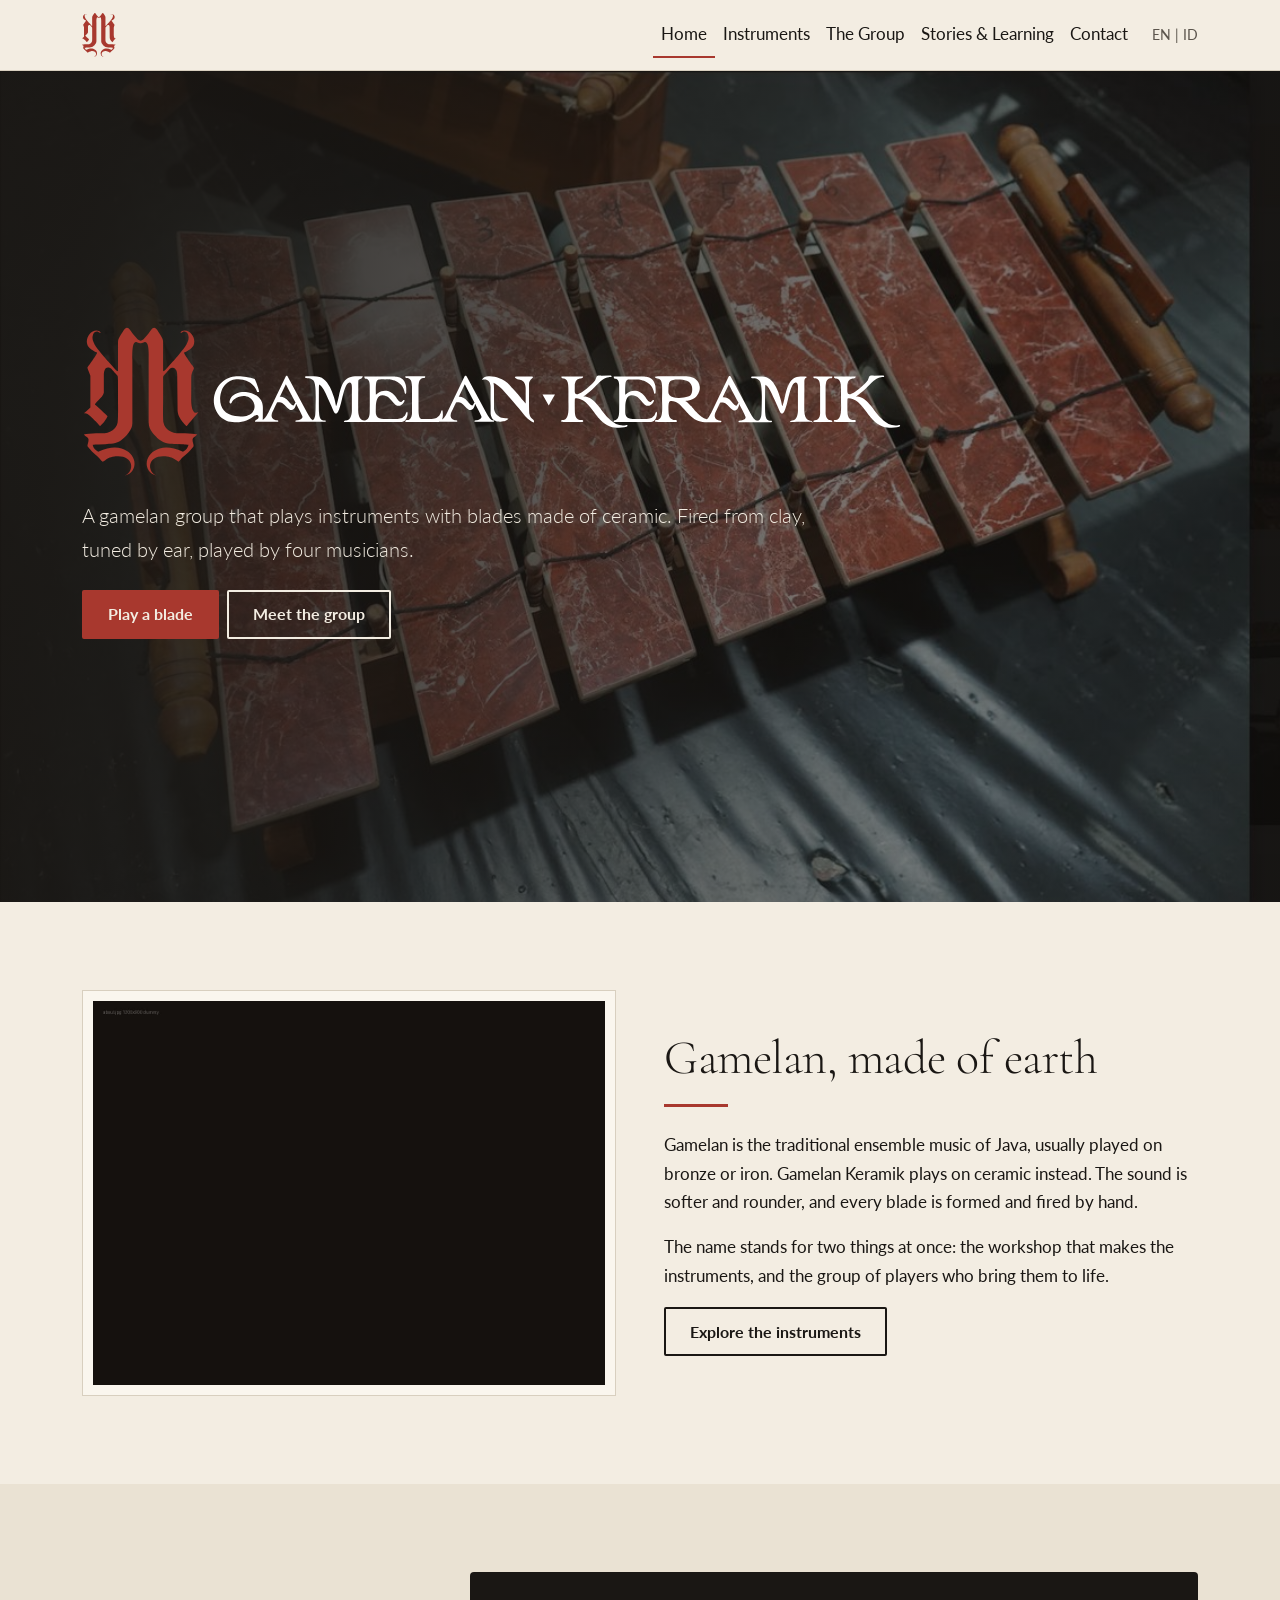
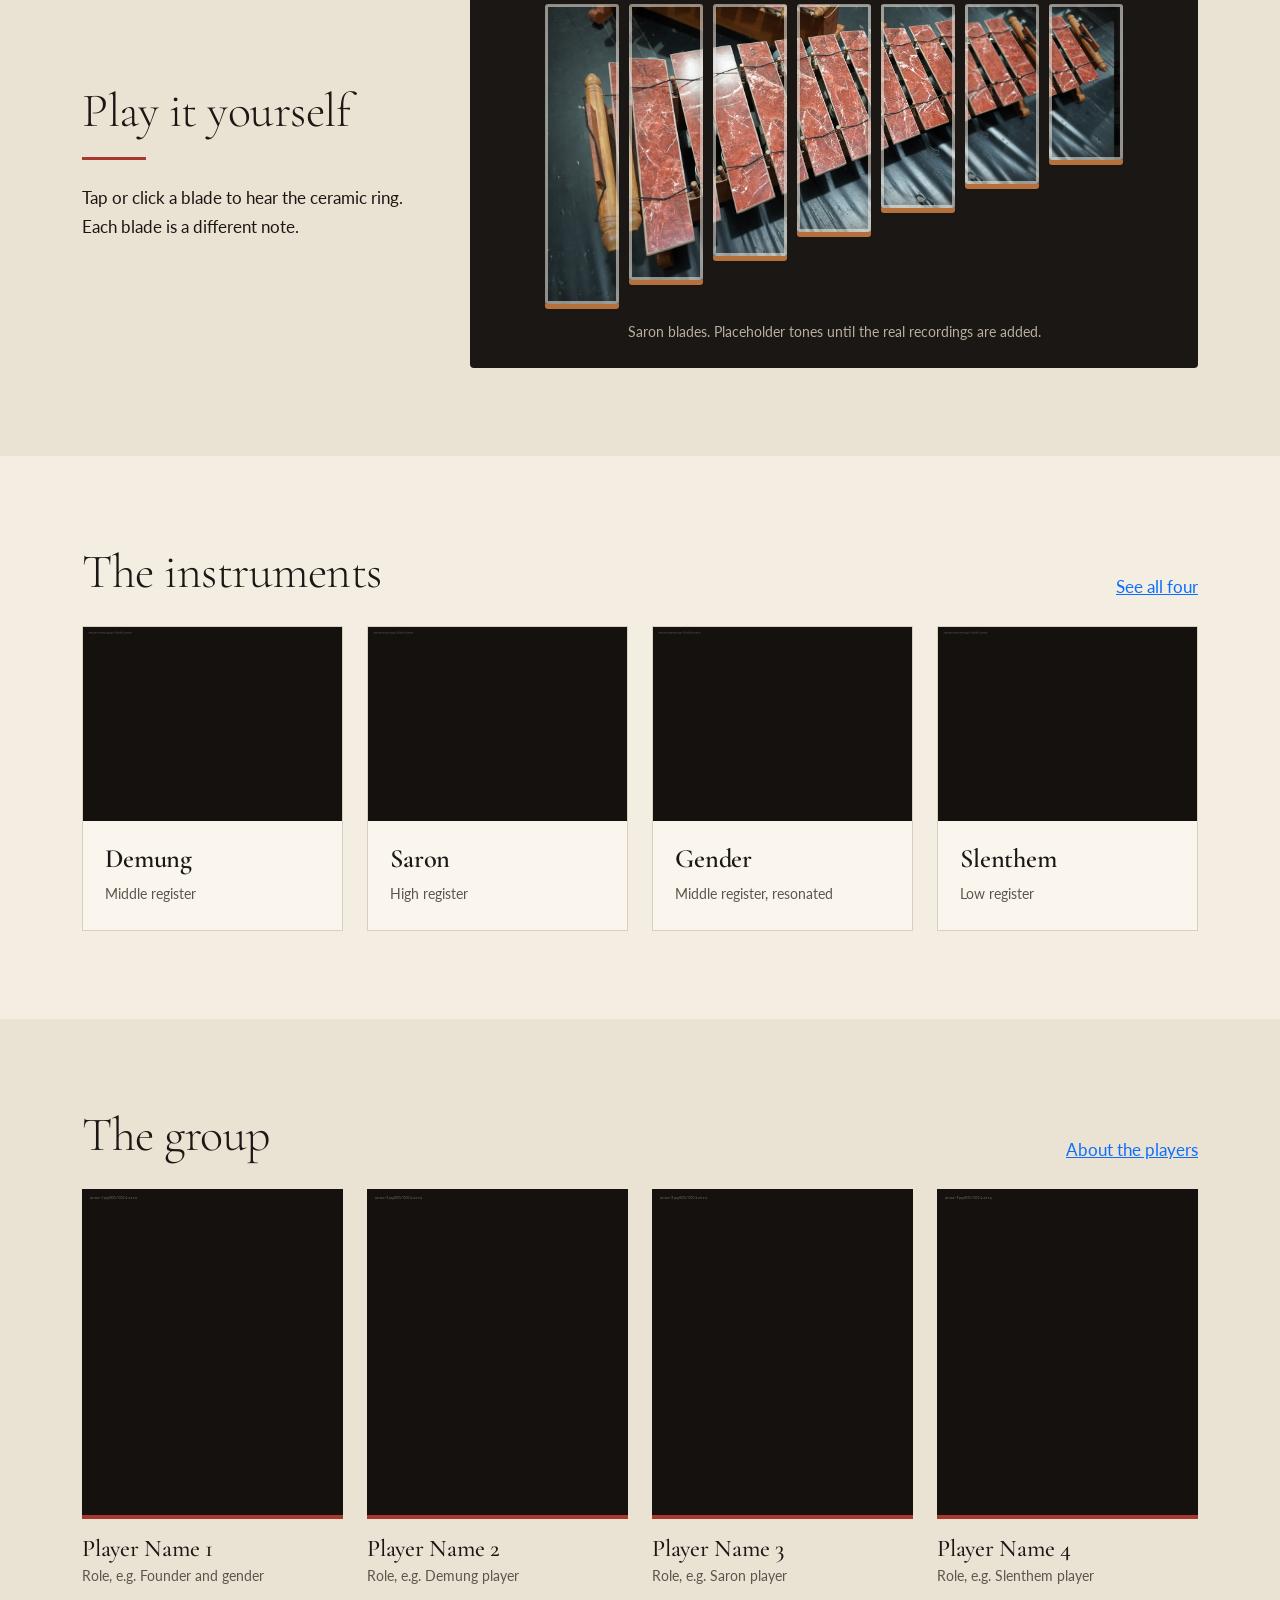
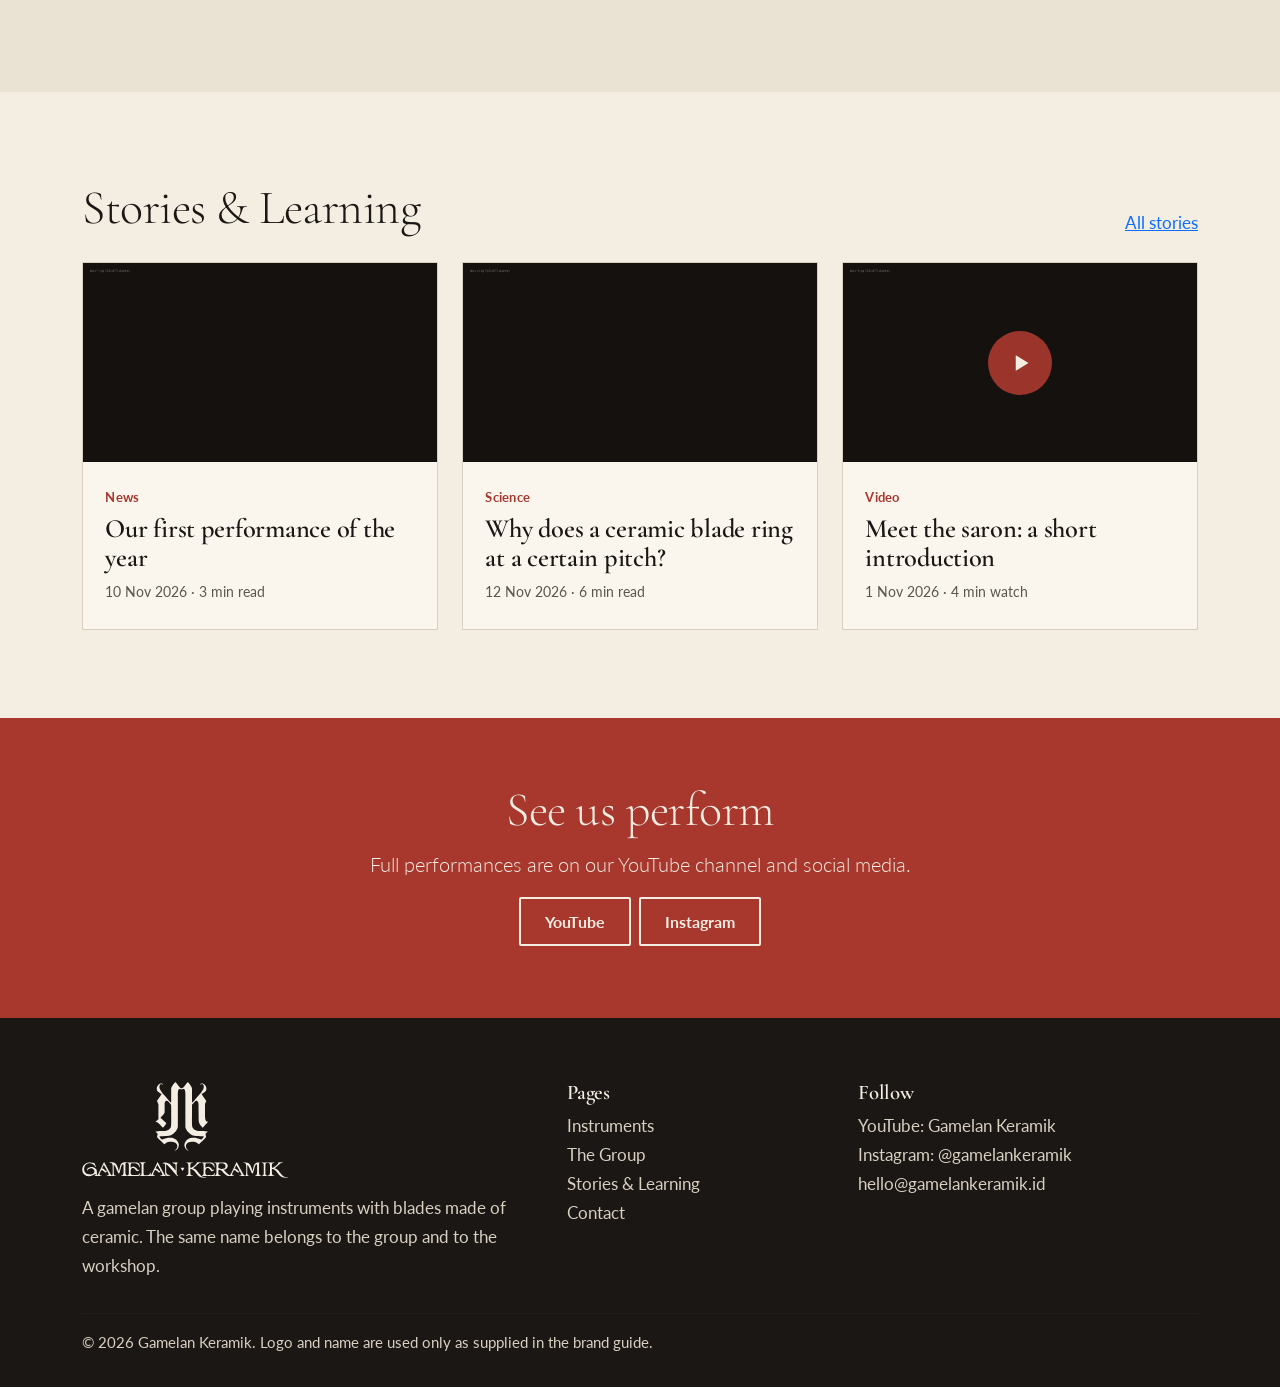
<file: index.html>
<!DOCTYPE html>
<html lang="en"><head><meta charset="utf-8"><meta name="viewport" content="width=device-width, initial-scale=1">
<title>Gamelan Keramik | Gamelan on ceramic blades</title><meta name="description" content="Gamelan Keramik is a gamelan group playing instruments with blades made of ceramic.">
<meta property="og:title" content="Gamelan Keramik | Gamelan on ceramic blades"><meta property="og:description" content="Gamelan Keramik is a gamelan group playing instruments with blades made of ceramic."><meta property="og:type" content="website">
<meta name="theme-color" content="#F3EDE2">
<link rel="icon" href="assets/img/favicon/favicon.svg" type="image/svg+xml"><link rel="icon" href="assets/img/favicon/favicon.ico" sizes="48x48"><link rel="icon" type="image/png" sizes="32x32" href="assets/img/favicon/favicon-32.png">
<link rel="apple-touch-icon" href="assets/img/favicon/apple-touch-icon.png"><link rel="manifest" href="site.webmanifest">
<link rel="preconnect" href="https://fonts.googleapis.com"><link rel="preconnect" href="https://fonts.gstatic.com" crossorigin>
<link href="https://fonts.googleapis.com/css2?family=Cormorant+Garamond:ital,wght@0,500;0,600;0,700;1,500&family=Lato:wght@400;700&display=swap" rel="stylesheet">
<link href="https://cdn.jsdelivr.net/npm/bootstrap@5.3.3/dist/css/bootstrap.min.css" rel="stylesheet">
<link href="assets/css/style.css" rel="stylesheet"></head>
<body>
<a class="visually-hidden-focusable position-absolute p-2 bg-white" href="#main">Skip to content</a>
<nav class="navbar navbar-expand-lg sticky-top gk-nav" aria-label="Main"><div class="container">
<a class="navbar-brand" href="index.html" aria-label="Gamelan Keramik, home"><img src="assets/img/logo/icon_red.svg" alt="Gamelan Keramik"></a>
<button class="navbar-toggler border-0" type="button" data-bs-toggle="collapse" data-bs-target="#nav" aria-controls="nav" aria-expanded="false" aria-label="Open menu"><span class="navbar-toggler-icon"></span></button>
<div class="collapse navbar-collapse" id="nav"><ul class="navbar-nav ms-auto align-items-lg-center"><li class="nav-item"><a class="nav-link active" href="index.html" aria-current=page>Home</a></li><li class="nav-item"><a class="nav-link" href="instruments.html">Instruments</a></li><li class="nav-item"><a class="nav-link" href="group.html">The Group</a></li><li class="nav-item"><a class="nav-link" href="stories.html">Stories &amp; Learning</a></li><li class="nav-item"><a class="nav-link" href="contact.html">Contact</a></li><li class="nav-item ms-lg-3 lang-pill">EN | ID</li></ul></div></div></nav>
<main id="main">
<section class="hero on-dark"><div class="container"><div class="row"><div class="col-lg-10">
<h1 class="hero-logo"><img src="assets/img/logo/logo_web.svg" alt="Gamelan Keramik" draggable="false"></h1>
<p class="lead measure mb-4">A gamelan group that plays instruments with blades made of ceramic. Fired from clay, tuned by ear, played by four musicians.</p>
<a class="btn btn-gk me-2 mb-2" href="#play">Play a blade</a><a class="btn btn-line mb-2" href="group.html">Meet the group</a></div></div></div></section>

<section class="pad"><div class="container"><div class="row g-5 align-items-center"><div class="col-lg-6"><div class="frame"><img class="ph-img" src="assets/img/photos/about.jpg" alt="Gamelan Keramik instruments on stage" loading="lazy"></div></div>
<div class="col-lg-6"><h2 class="display-5">Gamelan, made of earth</h2><hr class="rule"><p class="measure">Gamelan is the traditional ensemble music of Java, usually played on bronze or iron. Gamelan Keramik plays on ceramic instead. The sound is softer and rounder, and every blade is formed and fired by hand.</p><p class="measure">The name stands for two things at once: the workshop that makes the instruments, and the group of players who bring them to life.</p><a href="instruments.html" class="btn btn-line">Explore the instruments</a></div></div></div></section>

<section class="pad bg-panel" id="play"><div class="container"><div class="row g-5 align-items-center"><div class="col-lg-4"><h2 class="display-5">Play it yourself</h2><hr class="rule"><p>Tap or click a blade to hear the ceramic ring. Each blade is a different note.</p></div>
<div class="col-lg-8"><div class="blades-wrap"><div class="blades" data-instrument="saron" data-base="440" data-count="7"></div><p class="hint">Saron blades. Placeholder tones until the real recordings are added.</p></div></div></div></div></section>

<section class="pad"><div class="container"><div class="d-flex justify-content-between align-items-end flex-wrap mb-4"><h2 class="display-5 mb-0">The instruments</h2><a href="instruments.html">See all four</a></div><div class="row g-4"><div class="col-sm-6 col-lg-3"><a class="gk-card" href="instruments.html#demung"><img class="ph-img" src="assets/img/photos/instrument-demung.jpg" alt="Demung" loading="lazy"><div class="body"><h3>Demung</h3><p class="meta mb-0">Middle register</p></div></a></div><div class="col-sm-6 col-lg-3"><a class="gk-card" href="instruments.html#saron"><img class="ph-img" src="assets/img/photos/instrument-saron.jpg" alt="Saron" loading="lazy"><div class="body"><h3>Saron</h3><p class="meta mb-0">High register</p></div></a></div><div class="col-sm-6 col-lg-3"><a class="gk-card" href="instruments.html#gender"><img class="ph-img" src="assets/img/photos/instrument-gender.jpg" alt="Gender" loading="lazy"><div class="body"><h3>Gender</h3><p class="meta mb-0">Middle register, resonated</p></div></a></div><div class="col-sm-6 col-lg-3"><a class="gk-card" href="instruments.html#slenthem"><img class="ph-img" src="assets/img/photos/instrument-slenthem.jpg" alt="Slenthem" loading="lazy"><div class="body"><h3>Slenthem</h3><p class="meta mb-0">Low register</p></div></a></div></div></div></section>

<section class="pad bg-panel"><div class="container"><div class="d-flex justify-content-between align-items-end flex-wrap mb-4"><h2 class="display-5 mb-0">The group</h2><a href="group.html">About the players</a></div><div class="row g-4"><div class="col-6 col-lg-3 person"><img class="ph-img mb-3" src="assets/img/photos/person-1.jpg" alt="Player Name 1" loading="lazy"><h3 class="h4 mb-0">Player Name 1</h3><p class="meta">Role, e.g. Founder and gender</p></div><div class="col-6 col-lg-3 person"><img class="ph-img mb-3" src="assets/img/photos/person-2.jpg" alt="Player Name 2" loading="lazy"><h3 class="h4 mb-0">Player Name 2</h3><p class="meta">Role, e.g. Demung player</p></div><div class="col-6 col-lg-3 person"><img class="ph-img mb-3" src="assets/img/photos/person-3.jpg" alt="Player Name 3" loading="lazy"><h3 class="h4 mb-0">Player Name 3</h3><p class="meta">Role, e.g. Saron player</p></div><div class="col-6 col-lg-3 person"><img class="ph-img mb-3" src="assets/img/photos/person-4.jpg" alt="Player Name 4" loading="lazy"><h3 class="h4 mb-0">Player Name 4</h3><p class="meta">Role, e.g. Slenthem player</p></div></div></div></section>

<section class="pad"><div class="container"><div class="d-flex justify-content-between align-items-end flex-wrap mb-4"><h2 class="display-5 mb-0">Stories &amp; Learning</h2><a href="stories.html">All stories</a></div><div class="row g-4"><div class="col-md-6 col-lg-4" data-type="news"><a class="gk-card" href="article.html"><div class="thumb"><img class="ph-img" src="assets/img/photos/story-1.jpg" alt="" loading="lazy"></div><div class="body"><span class="tag">News</span><h3>Our first performance of the year</h3><p class="meta mb-0">10 Nov 2026 &middot; 3 min read</p></div></a></div><div class="col-md-6 col-lg-4" data-type="science"><a class="gk-card" href="article.html"><div class="thumb"><img class="ph-img" src="assets/img/photos/story-2.jpg" alt="" loading="lazy"></div><div class="body"><span class="tag">Science</span><h3>Why does a ceramic blade ring at a certain pitch?</h3><p class="meta mb-0">12 Nov 2026 &middot; 6 min read</p></div></a></div><div class="col-md-6 col-lg-4" data-type="video"><a class="gk-card" href="article.html"><div class="thumb video"><img class="ph-img" src="assets/img/photos/story-4.jpg" alt="" loading="lazy"></div><div class="body"><span class="tag">Video</span><h3>Meet the saron: a short introduction</h3><p class="meta mb-0">1 Nov 2026 &middot; 4 min watch</p></div></a></div></div></div></section>

<section class="band-red"><div class="container text-center"><h2 class="display-5">See us perform</h2><p class="lead mx-auto measure">Full performances are on our YouTube channel and social media.</p><a class="btn btn-line me-2 mb-2" href="#">YouTube</a><a class="btn btn-line mb-2" href="#">Instagram</a></div></section></main>
<footer class="gk-foot"><div class="container"><div class="row g-5">
<div class="col-lg-5"><img class="logo-foot mb-3" src="assets/img/logo/logo_ivory.svg" alt="Gamelan Keramik"><p class="measure">A gamelan group playing instruments with blades made of ceramic. The same name belongs to the group and to the workshop.</p></div>
<div class="col-6 col-lg-3"><h4>Pages</h4><ul class="list-unstyled"><li><a href="instruments.html">Instruments</a></li><li><a href="group.html">The Group</a></li><li><a href="stories.html">Stories &amp; Learning</a></li><li><a href="contact.html">Contact</a></li></ul></div>
<div class="col-6 col-lg-4"><h4>Follow</h4><ul class="list-unstyled"><li><a href="#">YouTube: Gamelan Keramik</a></li><li><a href="#">Instagram: @gamelankeramik</a></li><li><a href="mailto:hello@gamelankeramik.id">hello@gamelankeramik.id</a></li></ul></div></div>
<hr style="border-color:#3a332c"><p class="small mb-0">&copy; <span id="year">2026</span> Gamelan Keramik. Logo and name are used only as supplied in the brand guide.</p></div></footer>
<script src="https://cdn.jsdelivr.net/npm/bootstrap@5.3.3/dist/js/bootstrap.bundle.min.js"></script>
<script src="assets/js/main.js"></script></body></html>
</file>
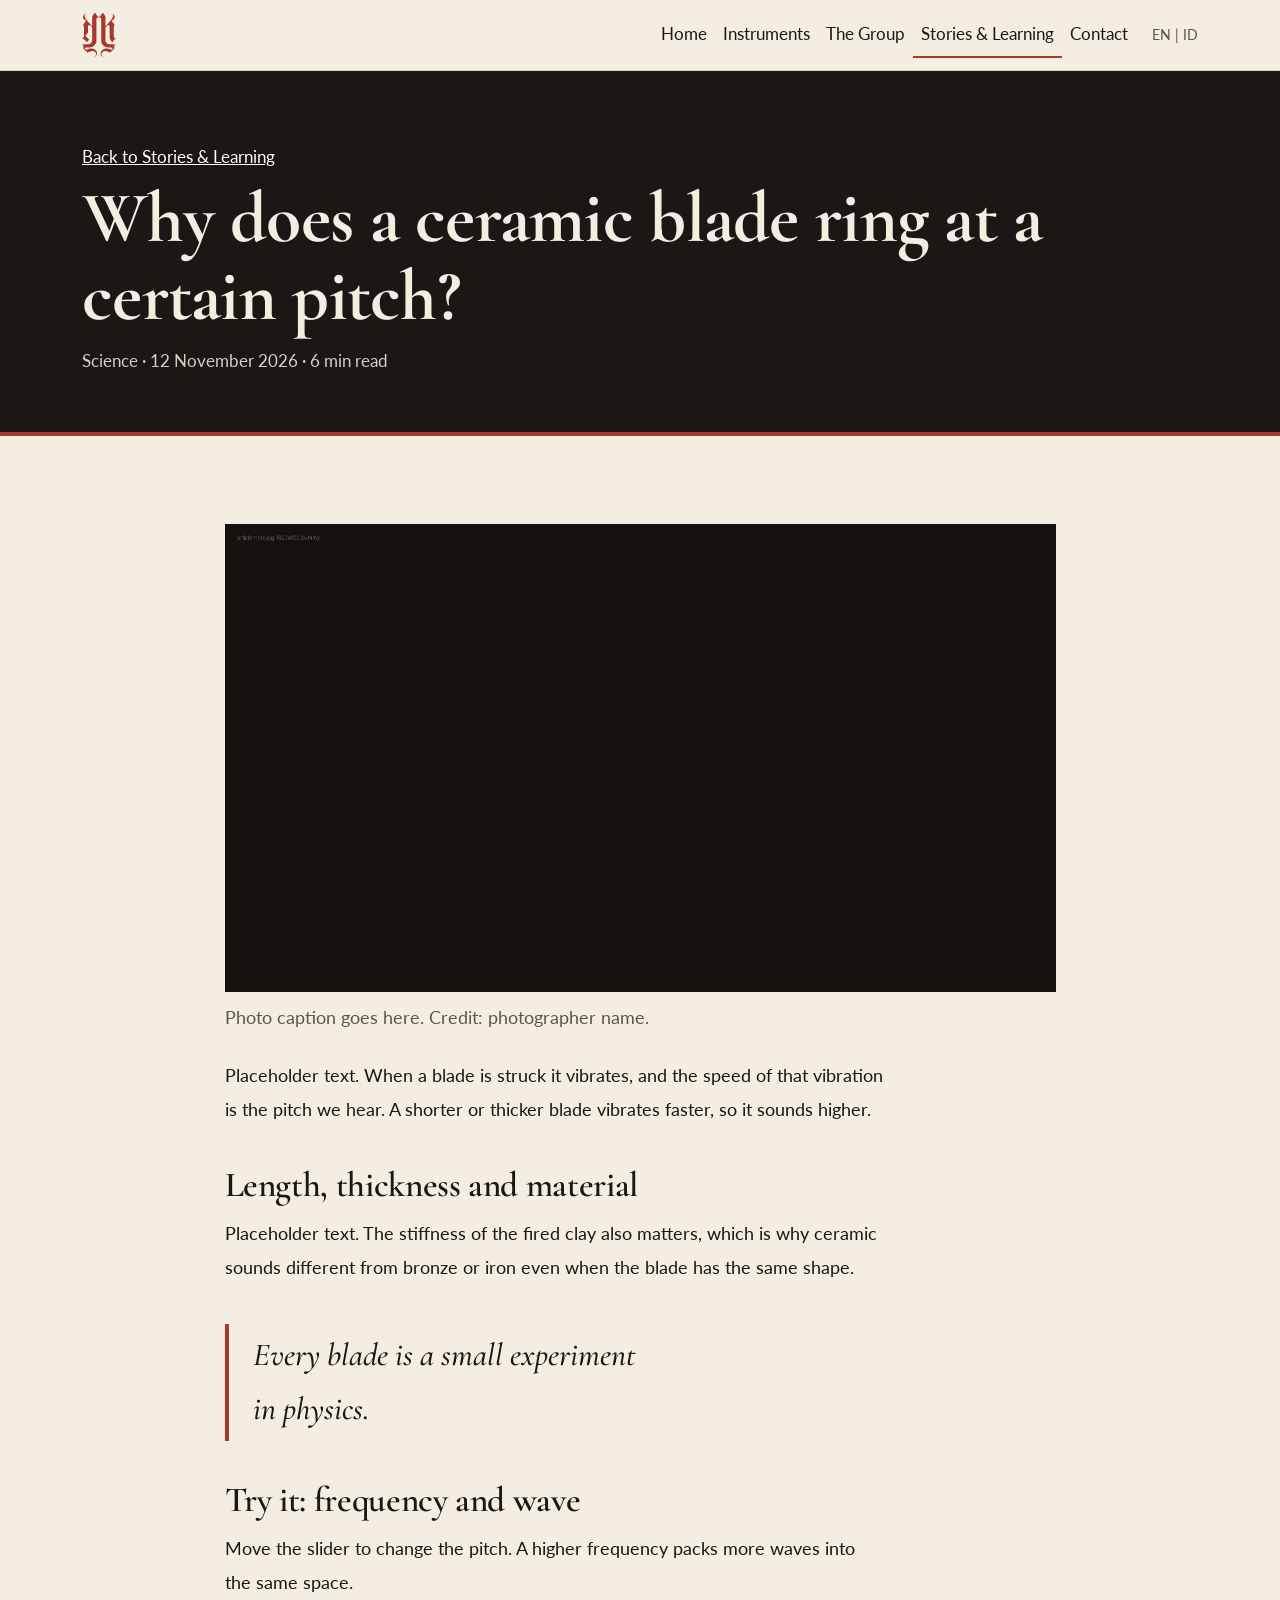
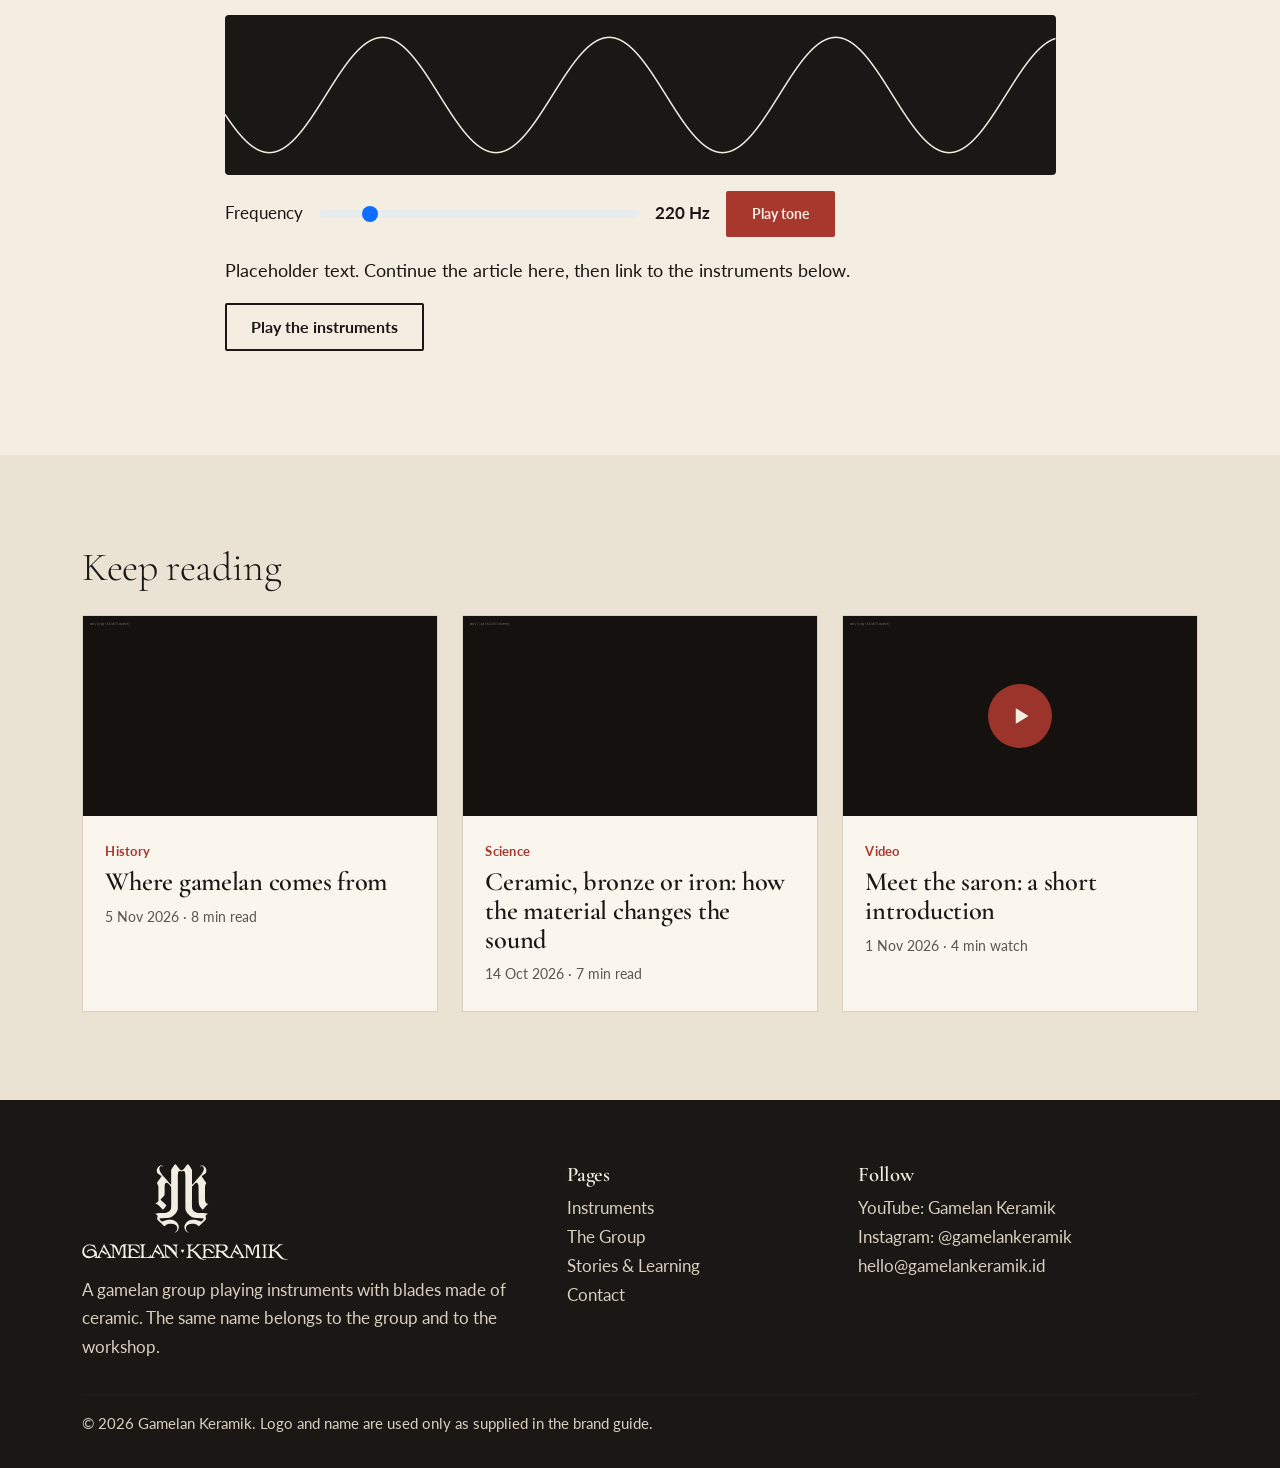
<file: article.html>
<!DOCTYPE html>
<html lang="en"><head><meta charset="utf-8"><meta name="viewport" content="width=device-width, initial-scale=1">
<title>Why does a ceramic blade ring at a certain pitch? | Gamelan Keramik</title><meta name="description" content="Sample article about the physics of a ceramic blade.">
<meta property="og:title" content="Why does a ceramic blade ring at a certain pitch? | Gamelan Keramik"><meta property="og:description" content="Sample article about the physics of a ceramic blade."><meta property="og:type" content="website">
<meta name="theme-color" content="#F3EDE2">
<link rel="icon" href="assets/img/favicon/favicon.svg" type="image/svg+xml"><link rel="icon" href="assets/img/favicon/favicon.ico" sizes="48x48"><link rel="icon" type="image/png" sizes="32x32" href="assets/img/favicon/favicon-32.png">
<link rel="apple-touch-icon" href="assets/img/favicon/apple-touch-icon.png"><link rel="manifest" href="site.webmanifest">
<link rel="preconnect" href="https://fonts.googleapis.com"><link rel="preconnect" href="https://fonts.gstatic.com" crossorigin>
<link href="https://fonts.googleapis.com/css2?family=Cormorant+Garamond:ital,wght@0,500;0,600;0,700;1,500&family=Lato:wght@400;700&display=swap" rel="stylesheet">
<link href="https://cdn.jsdelivr.net/npm/bootstrap@5.3.3/dist/css/bootstrap.min.css" rel="stylesheet">
<link href="assets/css/style.css" rel="stylesheet"></head>
<body>
<a class="visually-hidden-focusable position-absolute p-2 bg-white" href="#main">Skip to content</a>
<nav class="navbar navbar-expand-lg sticky-top gk-nav" aria-label="Main"><div class="container">
<a class="navbar-brand" href="index.html" aria-label="Gamelan Keramik, home"><img src="assets/img/logo/icon_red.svg" alt="Gamelan Keramik"></a>
<button class="navbar-toggler border-0" type="button" data-bs-toggle="collapse" data-bs-target="#nav" aria-controls="nav" aria-expanded="false" aria-label="Open menu"><span class="navbar-toggler-icon"></span></button>
<div class="collapse navbar-collapse" id="nav"><ul class="navbar-nav ms-auto align-items-lg-center"><li class="nav-item"><a class="nav-link" href="index.html">Home</a></li><li class="nav-item"><a class="nav-link" href="instruments.html">Instruments</a></li><li class="nav-item"><a class="nav-link" href="group.html">The Group</a></li><li class="nav-item"><a class="nav-link active" href="stories.html" aria-current=page>Stories &amp; Learning</a></li><li class="nav-item"><a class="nav-link" href="contact.html">Contact</a></li><li class="nav-item ms-lg-3 lang-pill">EN | ID</li></ul></div></div></nav>
<main id="main">
<header class="page-head"><div class="container"><p class="mb-2"><a class="text-white" href="stories.html">Back to Stories &amp; Learning</a></p><h1>Why does a ceramic blade ring at a certain pitch?</h1><p>Science &middot; 12 November 2026 &middot; 6 min read</p></div></header>
<section class="pad"><div class="container"><div class="row justify-content-center"><div class="col-lg-9 prose"><img class="ph-img mb-2" src="assets/img/photos/article-hero.jpg" alt="" ><p class="meta mb-4">Photo caption goes here. Credit: photographer name.</p>
<p>Placeholder text. When a blade is struck it vibrates, and the speed of that vibration is the pitch we hear. A shorter or thicker blade vibrates faster, so it sounds higher.</p>
<h2>Length, thickness and material</h2><p>Placeholder text. The stiffness of the fired clay also matters, which is why ceramic sounds different from bronze or iron even when the blade has the same shape.</p>
<blockquote class="pull">Every blade is a small experiment in physics.</blockquote>
<h2>Try it: frequency and wave</h2><p>Move the slider to change the pitch. A higher frequency packs more waves into the same space.</p>
<canvas id="wave" aria-label="Animated sound wave"></canvas>
<div class="d-flex align-items-center gap-3 my-3 flex-wrap"><label for="freq" class="mb-0">Frequency</label><input id="freq" type="range" min="110" max="880" value="220" class="form-range" style="max-width:320px"><strong><span id="freqOut">220</span> Hz</strong><button id="freqPlay" type="button" class="btn btn-gk btn-sm">Play tone</button></div>
<p>Placeholder text. Continue the article here, then link to the instruments below.</p>
<p><a class="btn btn-line" href="instruments.html">Play the instruments</a></p></div></div></div></section>
<section class="pad bg-panel"><div class="container"><h2 class="display-6 mb-4">Keep reading</h2><div class="row g-4"><div class="col-md-6 col-lg-4" data-type="history"><a class="gk-card" href="article.html"><div class="thumb"><img class="ph-img" src="assets/img/photos/story-3.jpg" alt="" loading="lazy"></div><div class="body"><span class="tag">History</span><h3>Where gamelan comes from</h3><p class="meta mb-0">5 Nov 2026 &middot; 8 min read</p></div></a></div><div class="col-md-6 col-lg-4" data-type="science"><a class="gk-card" href="article.html"><div class="thumb"><img class="ph-img" src="assets/img/photos/story-7.jpg" alt="" loading="lazy"></div><div class="body"><span class="tag">Science</span><h3>Ceramic, bronze or iron: how the material changes the sound</h3><p class="meta mb-0">14 Oct 2026 &middot; 7 min read</p></div></a></div><div class="col-md-6 col-lg-4" data-type="video"><a class="gk-card" href="article.html"><div class="thumb video"><img class="ph-img" src="assets/img/photos/story-4.jpg" alt="" loading="lazy"></div><div class="body"><span class="tag">Video</span><h3>Meet the saron: a short introduction</h3><p class="meta mb-0">1 Nov 2026 &middot; 4 min watch</p></div></a></div></div></div></section></main>
<footer class="gk-foot"><div class="container"><div class="row g-5">
<div class="col-lg-5"><img class="logo-foot mb-3" src="assets/img/logo/logo_ivory.svg" alt="Gamelan Keramik"><p class="measure">A gamelan group playing instruments with blades made of ceramic. The same name belongs to the group and to the workshop.</p></div>
<div class="col-6 col-lg-3"><h4>Pages</h4><ul class="list-unstyled"><li><a href="instruments.html">Instruments</a></li><li><a href="group.html">The Group</a></li><li><a href="stories.html">Stories &amp; Learning</a></li><li><a href="contact.html">Contact</a></li></ul></div>
<div class="col-6 col-lg-4"><h4>Follow</h4><ul class="list-unstyled"><li><a href="#">YouTube: Gamelan Keramik</a></li><li><a href="#">Instagram: @gamelankeramik</a></li><li><a href="mailto:hello@gamelankeramik.id">hello@gamelankeramik.id</a></li></ul></div></div>
<hr style="border-color:#3a332c"><p class="small mb-0">&copy; <span id="year">2026</span> Gamelan Keramik. Logo and name are used only as supplied in the brand guide.</p></div></footer>
<script src="https://cdn.jsdelivr.net/npm/bootstrap@5.3.3/dist/js/bootstrap.bundle.min.js"></script>
<script src="assets/js/main.js"></script></body></html>
</file>
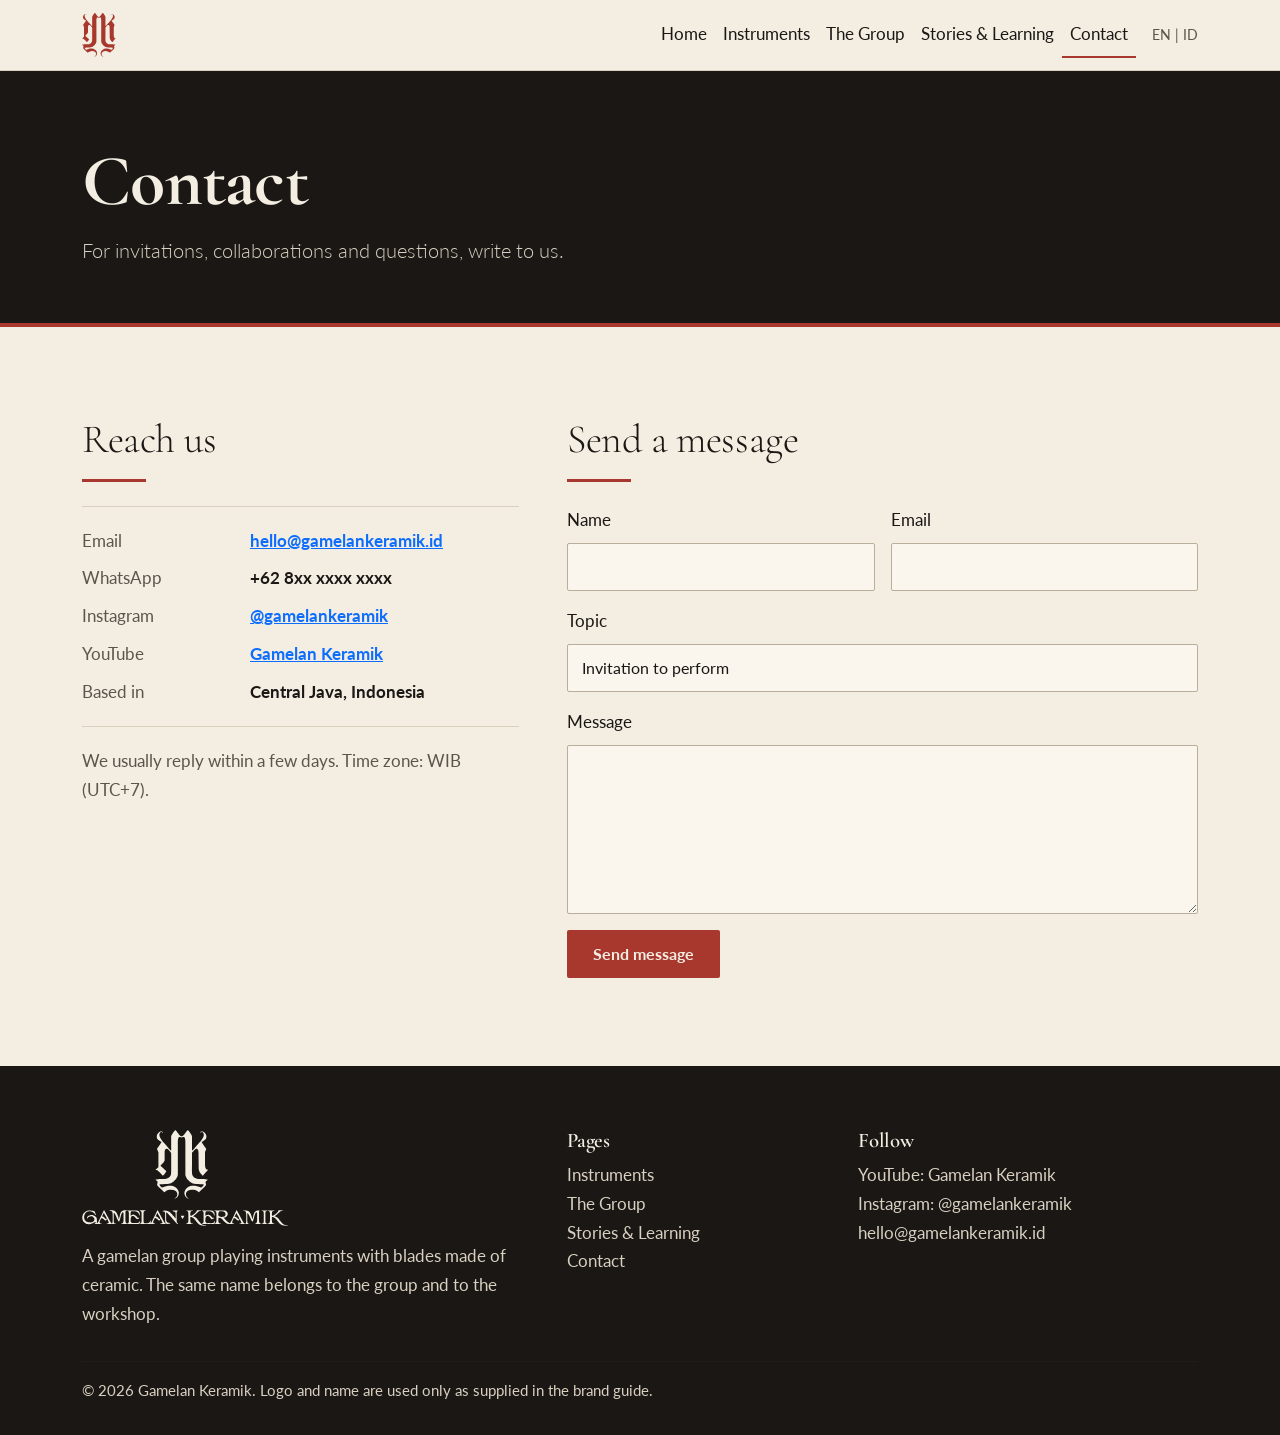
<file: contact.html>
<!DOCTYPE html>
<html lang="en"><head><meta charset="utf-8"><meta name="viewport" content="width=device-width, initial-scale=1">
<title>Contact | Gamelan Keramik</title><meta name="description" content="Contact Gamelan Keramik for invitations, collaborations and questions.">
<meta property="og:title" content="Contact | Gamelan Keramik"><meta property="og:description" content="Contact Gamelan Keramik for invitations, collaborations and questions."><meta property="og:type" content="website">
<meta name="theme-color" content="#F3EDE2">
<link rel="icon" href="assets/img/favicon/favicon.svg" type="image/svg+xml"><link rel="icon" href="assets/img/favicon/favicon.ico" sizes="48x48"><link rel="icon" type="image/png" sizes="32x32" href="assets/img/favicon/favicon-32.png">
<link rel="apple-touch-icon" href="assets/img/favicon/apple-touch-icon.png"><link rel="manifest" href="site.webmanifest">
<link rel="preconnect" href="https://fonts.googleapis.com"><link rel="preconnect" href="https://fonts.gstatic.com" crossorigin>
<link href="https://fonts.googleapis.com/css2?family=Cormorant+Garamond:ital,wght@0,500;0,600;0,700;1,500&family=Lato:wght@400;700&display=swap" rel="stylesheet">
<link href="https://cdn.jsdelivr.net/npm/bootstrap@5.3.3/dist/css/bootstrap.min.css" rel="stylesheet">
<link href="assets/css/style.css" rel="stylesheet"></head>
<body>
<a class="visually-hidden-focusable position-absolute p-2 bg-white" href="#main">Skip to content</a>
<nav class="navbar navbar-expand-lg sticky-top gk-nav" aria-label="Main"><div class="container">
<a class="navbar-brand" href="index.html" aria-label="Gamelan Keramik, home"><img src="assets/img/logo/icon_red.svg" alt="Gamelan Keramik"></a>
<button class="navbar-toggler border-0" type="button" data-bs-toggle="collapse" data-bs-target="#nav" aria-controls="nav" aria-expanded="false" aria-label="Open menu"><span class="navbar-toggler-icon"></span></button>
<div class="collapse navbar-collapse" id="nav"><ul class="navbar-nav ms-auto align-items-lg-center"><li class="nav-item"><a class="nav-link" href="index.html">Home</a></li><li class="nav-item"><a class="nav-link" href="instruments.html">Instruments</a></li><li class="nav-item"><a class="nav-link" href="group.html">The Group</a></li><li class="nav-item"><a class="nav-link" href="stories.html">Stories &amp; Learning</a></li><li class="nav-item"><a class="nav-link active" href="contact.html" aria-current=page>Contact</a></li><li class="nav-item ms-lg-3 lang-pill">EN | ID</li></ul></div></div></nav>
<main id="main">
<header class="page-head"><div class="container"><h1>Contact</h1><p class="lead">For invitations, collaborations and questions, write to us.</p></div></header><section class="pad"><div class="container"><div class="row g-5"><div class="col-lg-5"><h2 class="display-6">Reach us</h2><hr class="rule"><dl class="spec"><dt>Email</dt><dd><a href="mailto:hello@gamelankeramik.id">hello@gamelankeramik.id</a></dd><dt>WhatsApp</dt><dd>+62 8xx xxxx xxxx</dd><dt>Instagram</dt><dd><a href="#">@gamelankeramik</a></dd><dt>YouTube</dt><dd><a href="#">Gamelan Keramik</a></dd><dt>Based in</dt><dd>Central Java, Indonesia</dd></dl><p class="text-muted-gk">We usually reply within a few days. Time zone: WIB (UTC+7).</p></div>
<div class="col-lg-7"><h2 class="display-6">Send a message</h2><hr class="rule"><div id="formOk" class="alert alert-success" hidden>Thank you. Your message has been recorded (demo only, not yet sent).</div>
<form id="contactForm" novalidate><div class="row g-3"><div class="col-md-6"><label class="form-label" for="n">Name</label><input class="form-control" id="n" required><div class="invalid-feedback">Please enter your name.</div></div>
<div class="col-md-6"><label class="form-label" for="e">Email</label><input type="email" class="form-control" id="e" required><div class="invalid-feedback">Please enter a valid email.</div></div>
<div class="col-12"><label class="form-label" for="s">Topic</label><select class="form-select" id="s"><option>Invitation to perform</option><option>Collaboration</option><option>Workshop or education</option><option>Press</option><option>Other</option></select></div>
<div class="col-12"><label class="form-label" for="m">Message</label><textarea class="form-control" id="m" rows="6" required></textarea><div class="invalid-feedback">Please write a message.</div></div>
<div class="col-12"><button class="btn btn-gk" type="submit">Send message</button></div></div></form></div></div></div></section></main>
<footer class="gk-foot"><div class="container"><div class="row g-5">
<div class="col-lg-5"><img class="logo-foot mb-3" src="assets/img/logo/logo_ivory.svg" alt="Gamelan Keramik"><p class="measure">A gamelan group playing instruments with blades made of ceramic. The same name belongs to the group and to the workshop.</p></div>
<div class="col-6 col-lg-3"><h4>Pages</h4><ul class="list-unstyled"><li><a href="instruments.html">Instruments</a></li><li><a href="group.html">The Group</a></li><li><a href="stories.html">Stories &amp; Learning</a></li><li><a href="contact.html">Contact</a></li></ul></div>
<div class="col-6 col-lg-4"><h4>Follow</h4><ul class="list-unstyled"><li><a href="#">YouTube: Gamelan Keramik</a></li><li><a href="#">Instagram: @gamelankeramik</a></li><li><a href="mailto:hello@gamelankeramik.id">hello@gamelankeramik.id</a></li></ul></div></div>
<hr style="border-color:#3a332c"><p class="small mb-0">&copy; <span id="year">2026</span> Gamelan Keramik. Logo and name are used only as supplied in the brand guide.</p></div></footer>
<script src="https://cdn.jsdelivr.net/npm/bootstrap@5.3.3/dist/js/bootstrap.bundle.min.js"></script>
<script src="assets/js/main.js"></script></body></html>
</file>
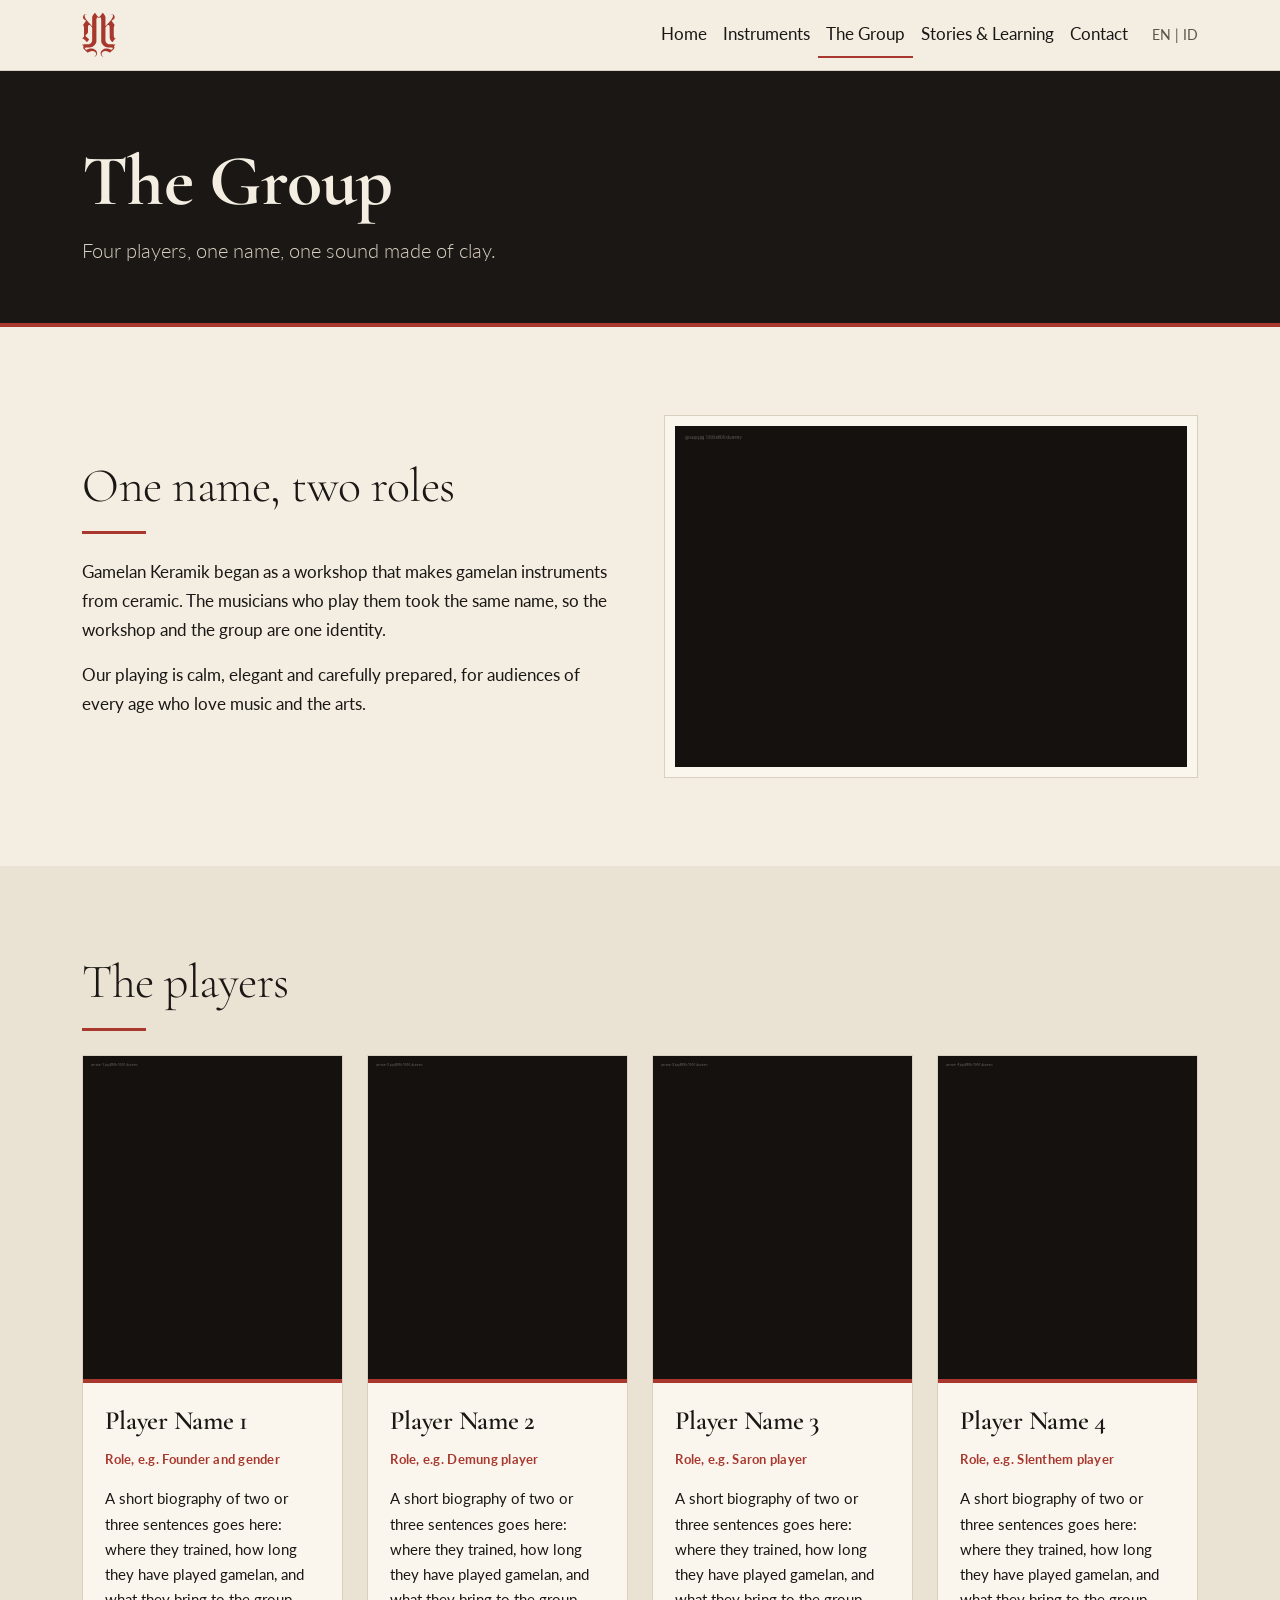
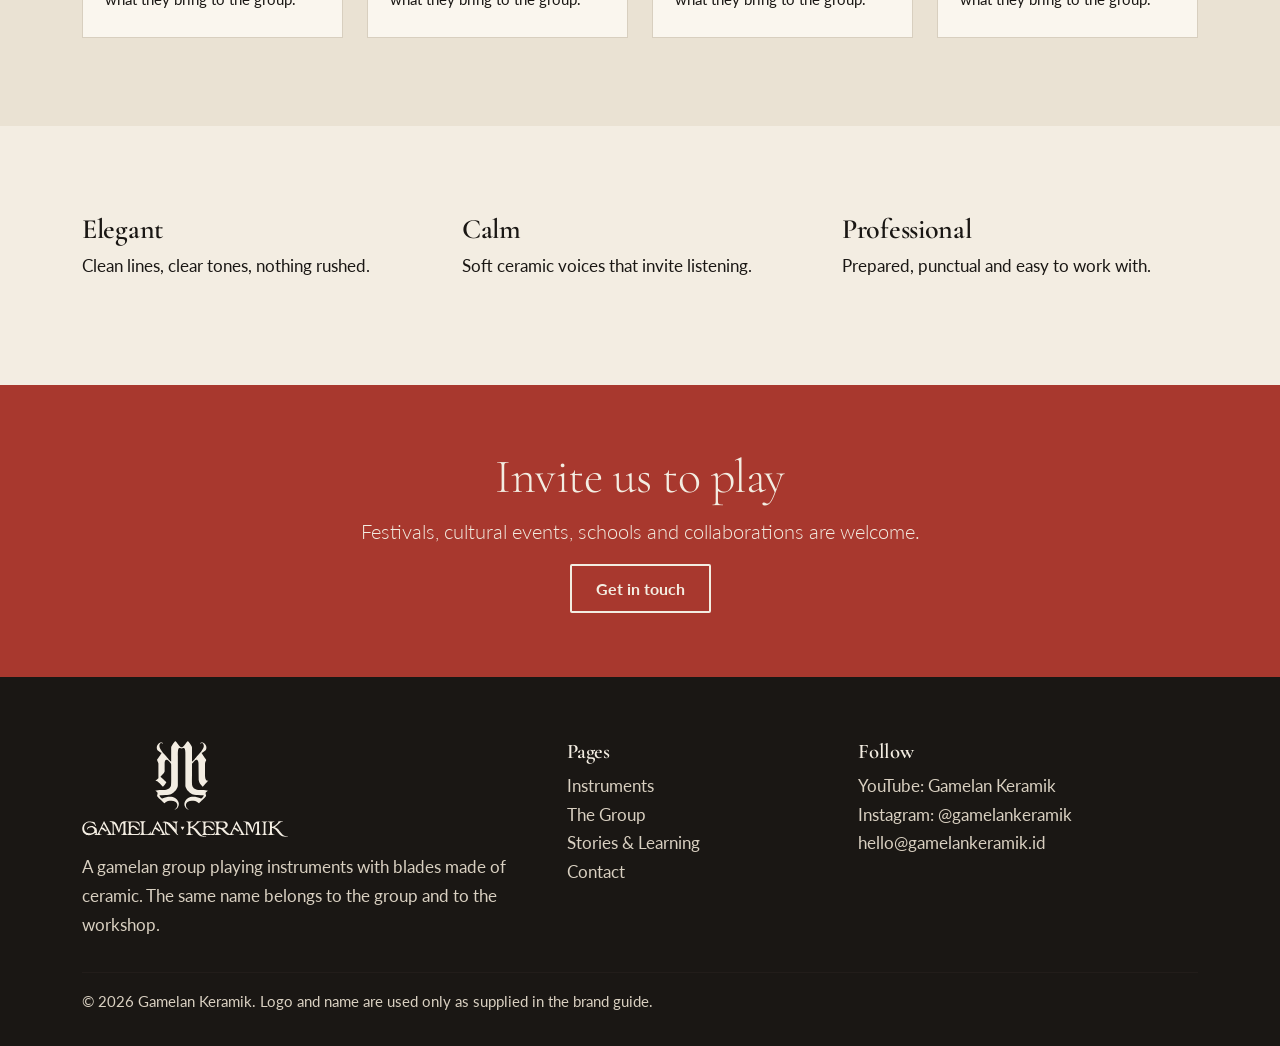
<file: group.html>
<!DOCTYPE html>
<html lang="en"><head><meta charset="utf-8"><meta name="viewport" content="width=device-width, initial-scale=1">
<title>The Group | Gamelan Keramik</title><meta name="description" content="Meet the four players of Gamelan Keramik.">
<meta property="og:title" content="The Group | Gamelan Keramik"><meta property="og:description" content="Meet the four players of Gamelan Keramik."><meta property="og:type" content="website">
<meta name="theme-color" content="#F3EDE2">
<link rel="icon" href="assets/img/favicon/favicon.svg" type="image/svg+xml"><link rel="icon" href="assets/img/favicon/favicon.ico" sizes="48x48"><link rel="icon" type="image/png" sizes="32x32" href="assets/img/favicon/favicon-32.png">
<link rel="apple-touch-icon" href="assets/img/favicon/apple-touch-icon.png"><link rel="manifest" href="site.webmanifest">
<link rel="preconnect" href="https://fonts.googleapis.com"><link rel="preconnect" href="https://fonts.gstatic.com" crossorigin>
<link href="https://fonts.googleapis.com/css2?family=Cormorant+Garamond:ital,wght@0,500;0,600;0,700;1,500&family=Lato:wght@400;700&display=swap" rel="stylesheet">
<link href="https://cdn.jsdelivr.net/npm/bootstrap@5.3.3/dist/css/bootstrap.min.css" rel="stylesheet">
<link href="assets/css/style.css" rel="stylesheet"></head>
<body>
<a class="visually-hidden-focusable position-absolute p-2 bg-white" href="#main">Skip to content</a>
<nav class="navbar navbar-expand-lg sticky-top gk-nav" aria-label="Main"><div class="container">
<a class="navbar-brand" href="index.html" aria-label="Gamelan Keramik, home"><img src="assets/img/logo/icon_red.svg" alt="Gamelan Keramik"></a>
<button class="navbar-toggler border-0" type="button" data-bs-toggle="collapse" data-bs-target="#nav" aria-controls="nav" aria-expanded="false" aria-label="Open menu"><span class="navbar-toggler-icon"></span></button>
<div class="collapse navbar-collapse" id="nav"><ul class="navbar-nav ms-auto align-items-lg-center"><li class="nav-item"><a class="nav-link" href="index.html">Home</a></li><li class="nav-item"><a class="nav-link" href="instruments.html">Instruments</a></li><li class="nav-item"><a class="nav-link active" href="group.html" aria-current=page>The Group</a></li><li class="nav-item"><a class="nav-link" href="stories.html">Stories &amp; Learning</a></li><li class="nav-item"><a class="nav-link" href="contact.html">Contact</a></li><li class="nav-item ms-lg-3 lang-pill">EN | ID</li></ul></div></div></nav>
<main id="main">
<header class="page-head"><div class="container"><h1>The Group</h1><p class="lead">Four players, one name, one sound made of clay.</p></div></header><section class="pad"><div class="container"><div class="row g-5 align-items-center"><div class="col-lg-6"><h2 class="display-5">One name, two roles</h2><hr class="rule"><p class="measure">Gamelan Keramik began as a workshop that makes gamelan instruments from ceramic. The musicians who play them took the same name, so the workshop and the group are one identity.</p><p class="measure">Our playing is calm, elegant and carefully prepared, for audiences of every age who love music and the arts.</p></div><div class="col-lg-6"><div class="frame"><img class="ph-img" src="assets/img/photos/group.jpg" alt="The four players of Gamelan Keramik" loading="lazy"></div></div></div></div></section>
<section class="pad bg-panel"><div class="container"><h2 class="display-5">The players</h2><hr class="rule"><div class="row g-4"><div class="col-sm-6 col-lg-3"><div class="gk-card person"><img class="ph-img" src="assets/img/photos/person-1.jpg" alt="Player Name 1" loading="lazy"><div class="body"><h3>Player Name 1</h3><p class="tag">Role, e.g. Founder and gender</p><p class="mb-0 small">A short biography of two or three sentences goes here: where they trained, how long they have played gamelan, and what they bring to the group.</p></div></div></div><div class="col-sm-6 col-lg-3"><div class="gk-card person"><img class="ph-img" src="assets/img/photos/person-2.jpg" alt="Player Name 2" loading="lazy"><div class="body"><h3>Player Name 2</h3><p class="tag">Role, e.g. Demung player</p><p class="mb-0 small">A short biography of two or three sentences goes here: where they trained, how long they have played gamelan, and what they bring to the group.</p></div></div></div><div class="col-sm-6 col-lg-3"><div class="gk-card person"><img class="ph-img" src="assets/img/photos/person-3.jpg" alt="Player Name 3" loading="lazy"><div class="body"><h3>Player Name 3</h3><p class="tag">Role, e.g. Saron player</p><p class="mb-0 small">A short biography of two or three sentences goes here: where they trained, how long they have played gamelan, and what they bring to the group.</p></div></div></div><div class="col-sm-6 col-lg-3"><div class="gk-card person"><img class="ph-img" src="assets/img/photos/person-4.jpg" alt="Player Name 4" loading="lazy"><div class="body"><h3>Player Name 4</h3><p class="tag">Role, e.g. Slenthem player</p><p class="mb-0 small">A short biography of two or three sentences goes here: where they trained, how long they have played gamelan, and what they bring to the group.</p></div></div></div></div></div></section>
<section class="pad"><div class="container"><div class="row g-4"><div class="col-lg-4"><h3>Elegant</h3><p>Clean lines, clear tones, nothing rushed.</p></div><div class="col-lg-4"><h3>Calm</h3><p>Soft ceramic voices that invite listening.</p></div><div class="col-lg-4"><h3>Professional</h3><p>Prepared, punctual and easy to work with.</p></div></div></div></section>
<section class="band-red"><div class="container text-center"><h2 class="display-5">Invite us to play</h2><p class="lead mx-auto measure">Festivals, cultural events, schools and collaborations are welcome.</p><a class="btn btn-line" href="contact.html">Get in touch</a></div></section></main>
<footer class="gk-foot"><div class="container"><div class="row g-5">
<div class="col-lg-5"><img class="logo-foot mb-3" src="assets/img/logo/logo_ivory.svg" alt="Gamelan Keramik"><p class="measure">A gamelan group playing instruments with blades made of ceramic. The same name belongs to the group and to the workshop.</p></div>
<div class="col-6 col-lg-3"><h4>Pages</h4><ul class="list-unstyled"><li><a href="instruments.html">Instruments</a></li><li><a href="group.html">The Group</a></li><li><a href="stories.html">Stories &amp; Learning</a></li><li><a href="contact.html">Contact</a></li></ul></div>
<div class="col-6 col-lg-4"><h4>Follow</h4><ul class="list-unstyled"><li><a href="#">YouTube: Gamelan Keramik</a></li><li><a href="#">Instagram: @gamelankeramik</a></li><li><a href="mailto:hello@gamelankeramik.id">hello@gamelankeramik.id</a></li></ul></div></div>
<hr style="border-color:#3a332c"><p class="small mb-0">&copy; <span id="year">2026</span> Gamelan Keramik. Logo and name are used only as supplied in the brand guide.</p></div></footer>
<script src="https://cdn.jsdelivr.net/npm/bootstrap@5.3.3/dist/js/bootstrap.bundle.min.js"></script>
<script src="assets/js/main.js"></script></body></html>
</file>
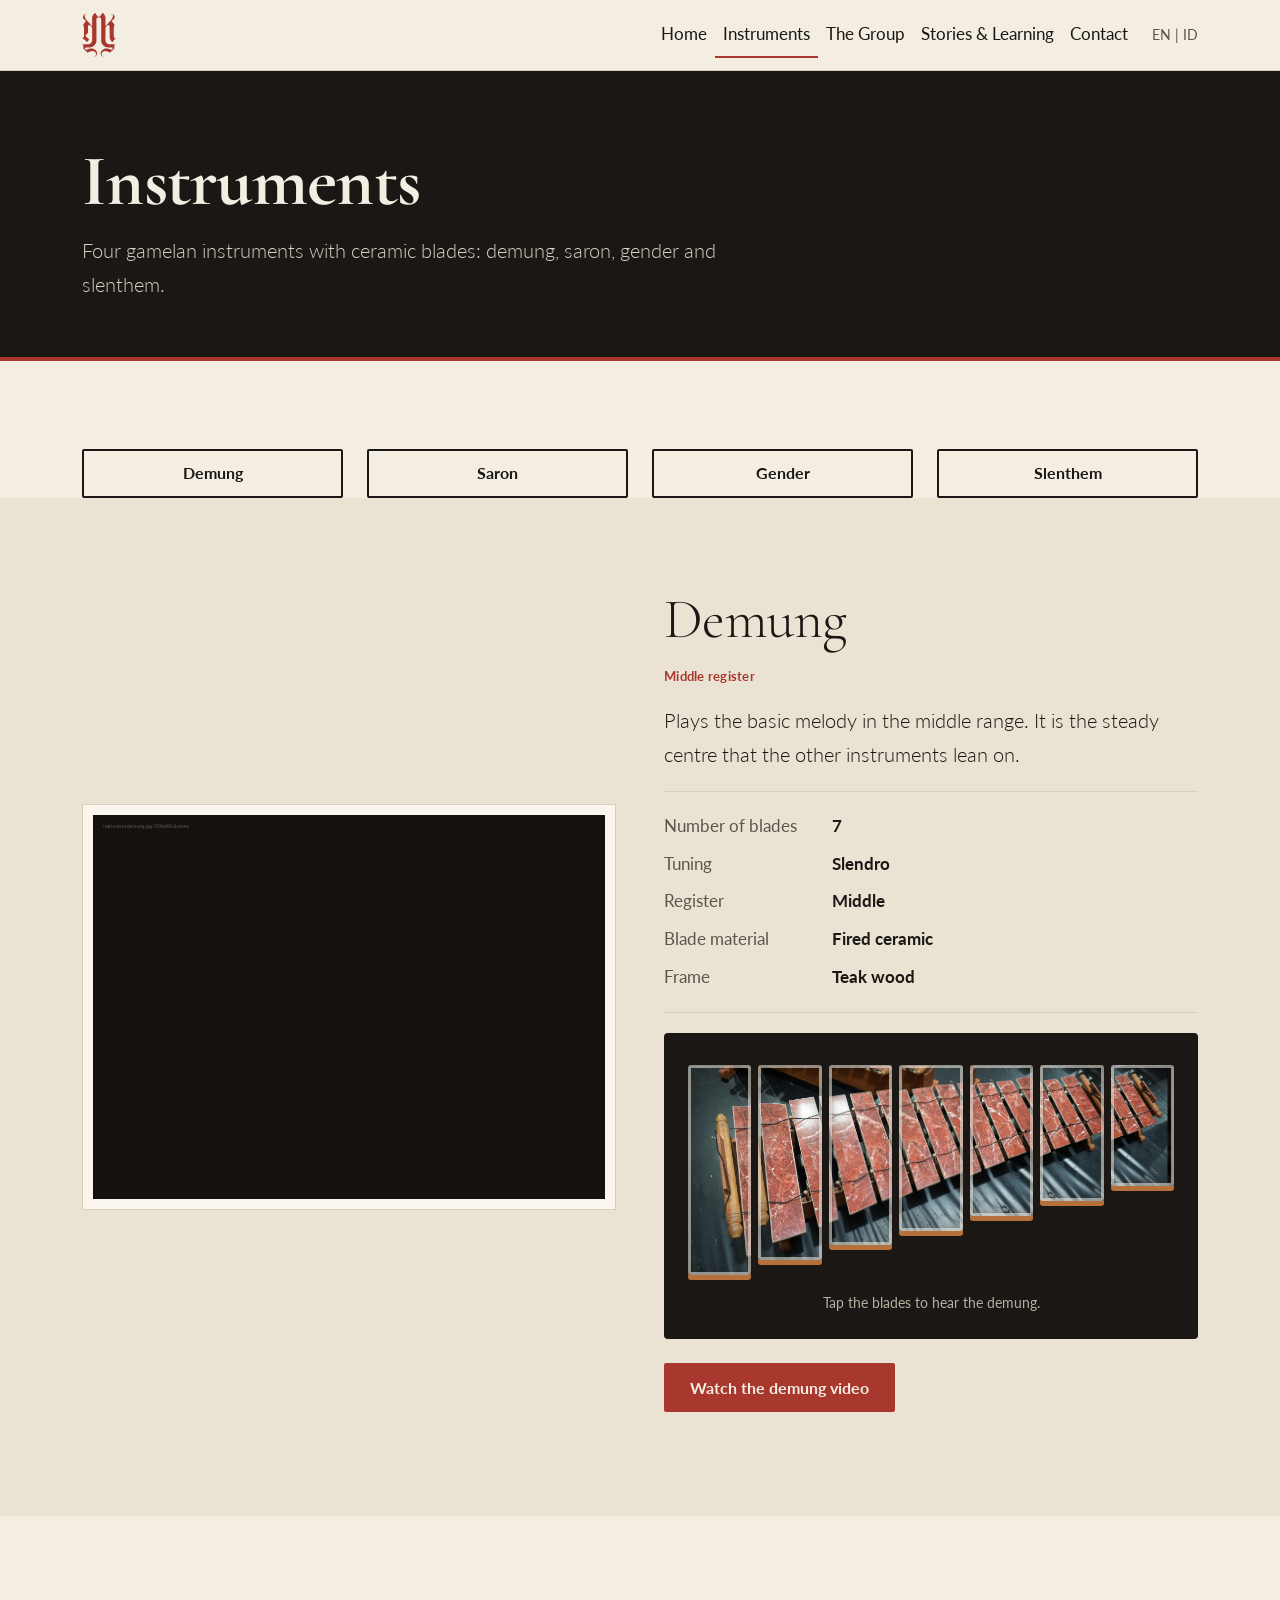
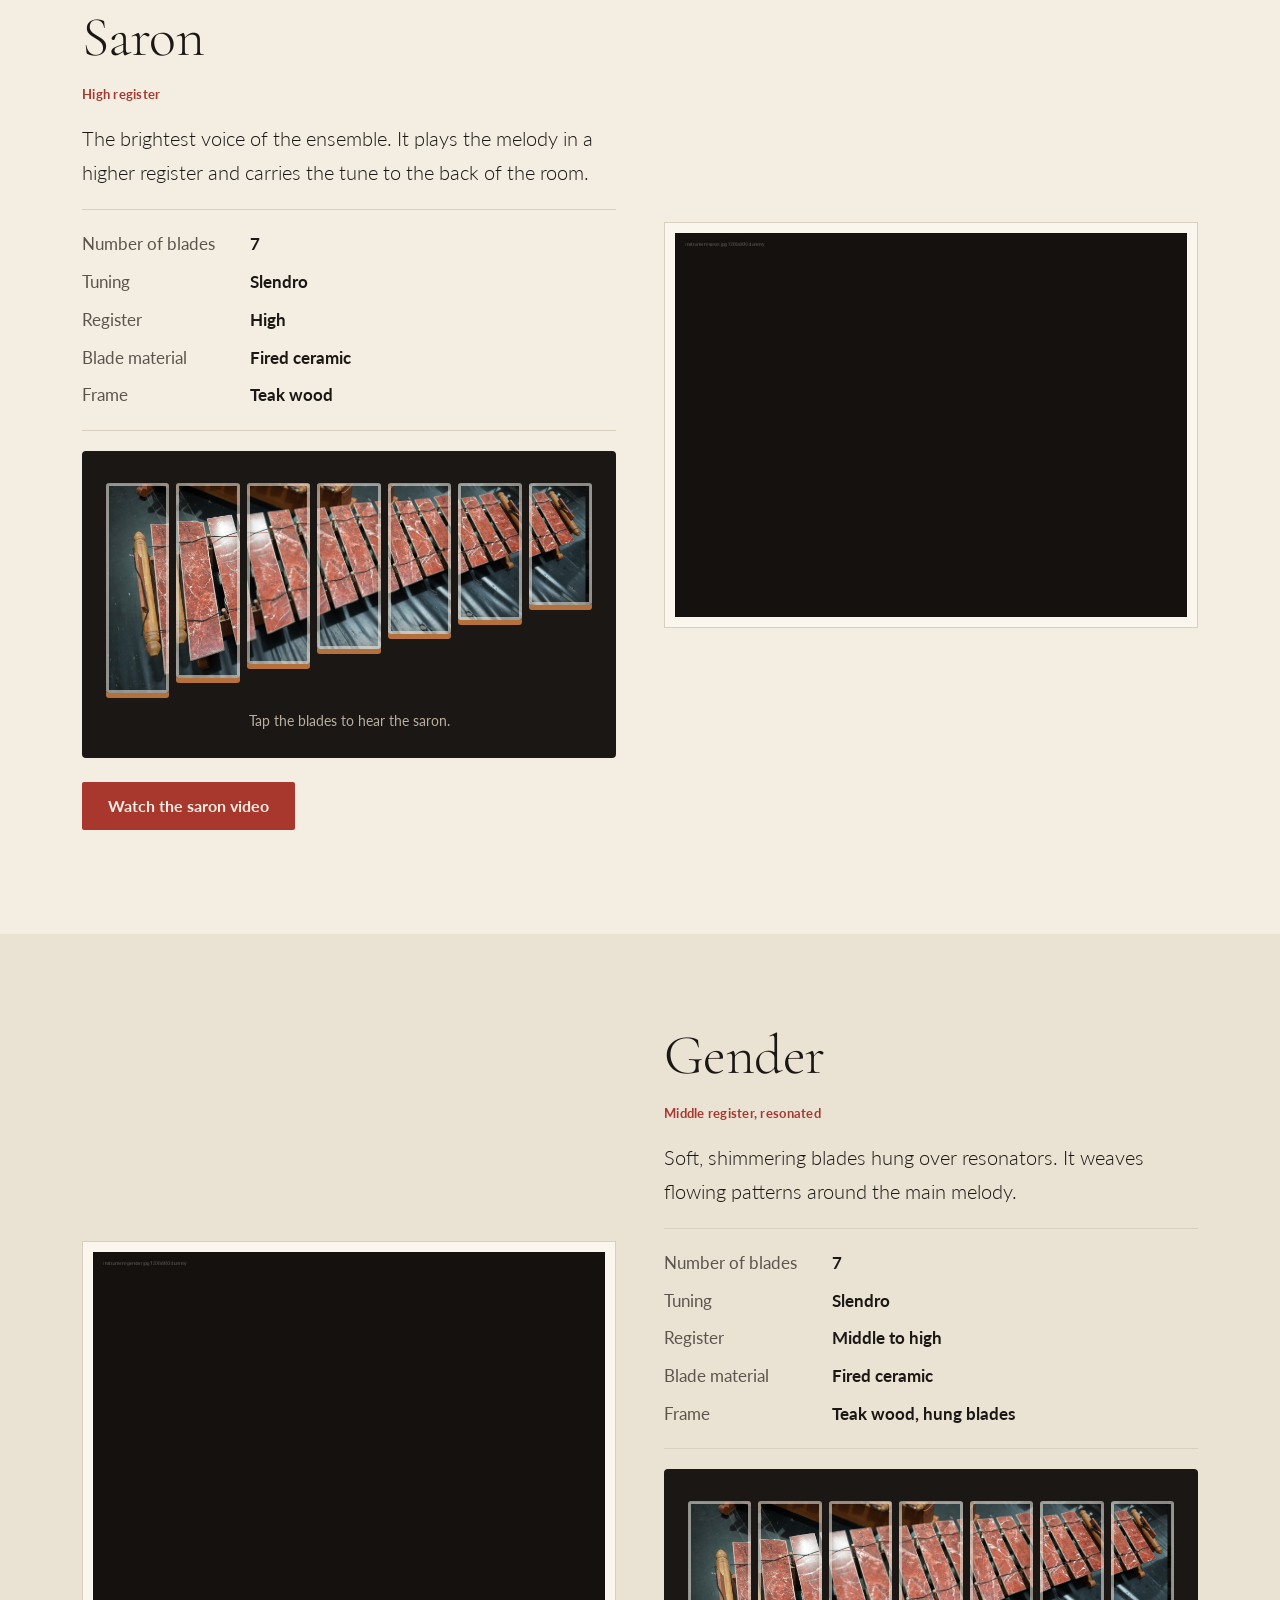
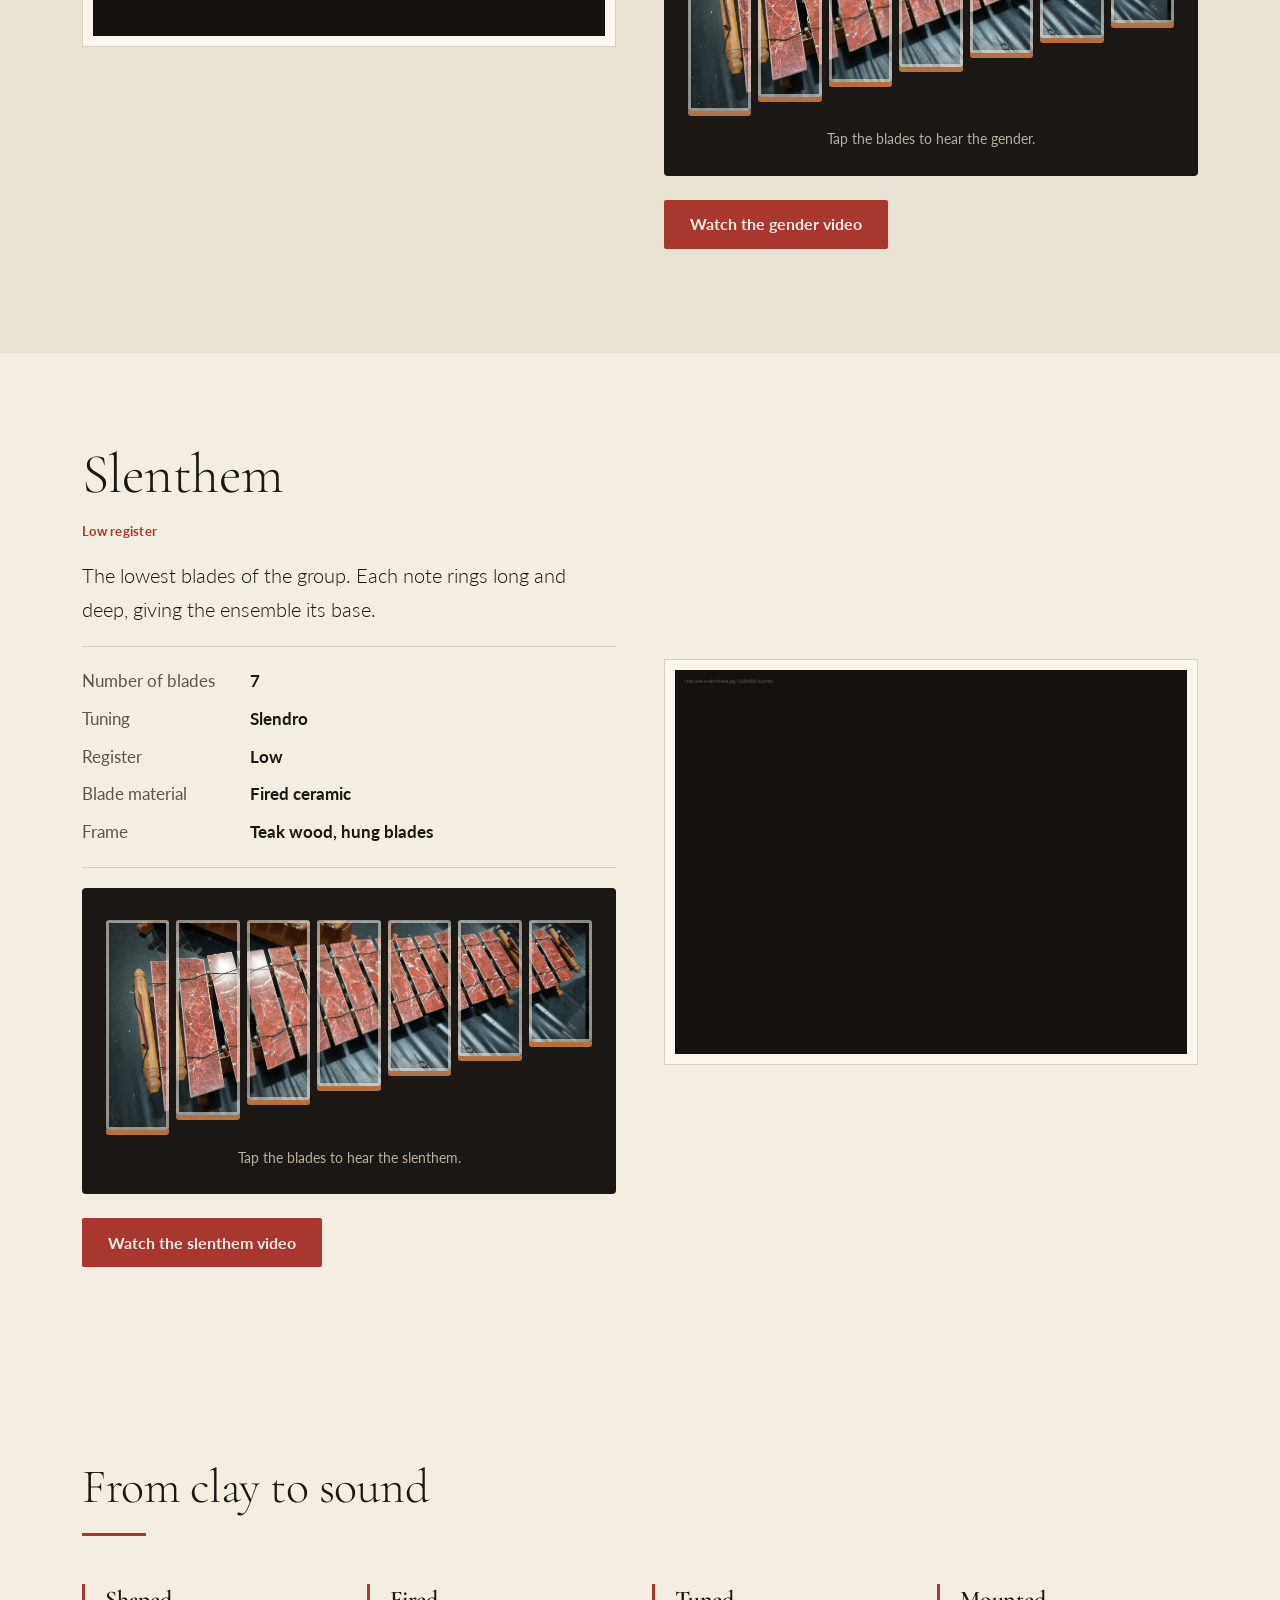
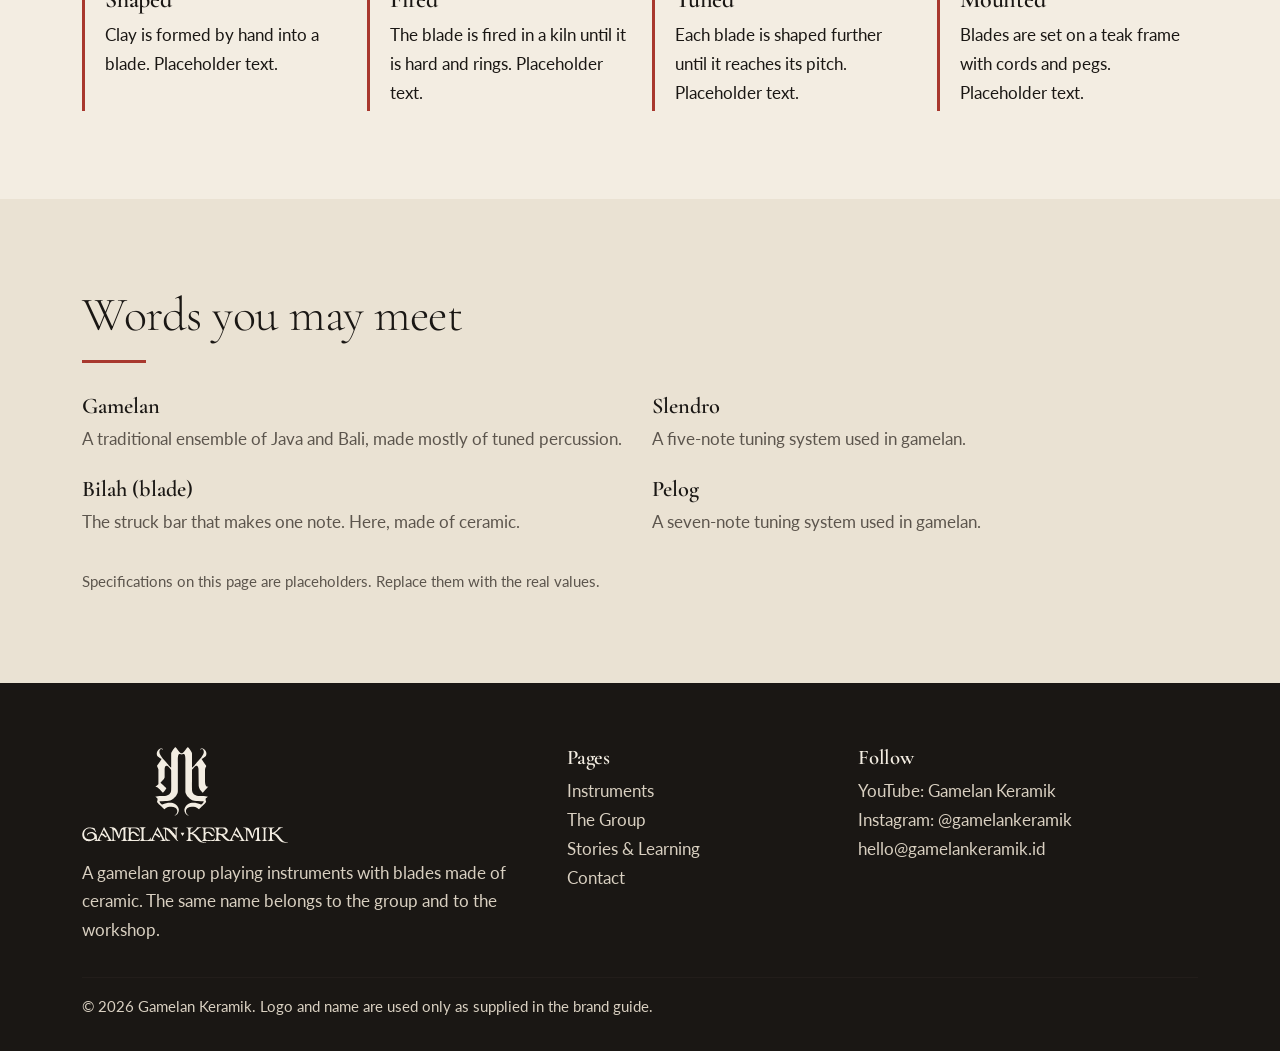
<file: instruments.html>
<!DOCTYPE html>
<html lang="en"><head><meta charset="utf-8"><meta name="viewport" content="width=device-width, initial-scale=1">
<title>Instruments | Gamelan Keramik</title><meta name="description" content="Demung, saron, gender and slenthem: gamelan instruments with ceramic blades.">
<meta property="og:title" content="Instruments | Gamelan Keramik"><meta property="og:description" content="Demung, saron, gender and slenthem: gamelan instruments with ceramic blades."><meta property="og:type" content="website">
<meta name="theme-color" content="#F3EDE2">
<link rel="icon" href="assets/img/favicon/favicon.svg" type="image/svg+xml"><link rel="icon" href="assets/img/favicon/favicon.ico" sizes="48x48"><link rel="icon" type="image/png" sizes="32x32" href="assets/img/favicon/favicon-32.png">
<link rel="apple-touch-icon" href="assets/img/favicon/apple-touch-icon.png"><link rel="manifest" href="site.webmanifest">
<link rel="preconnect" href="https://fonts.googleapis.com"><link rel="preconnect" href="https://fonts.gstatic.com" crossorigin>
<link href="https://fonts.googleapis.com/css2?family=Cormorant+Garamond:ital,wght@0,500;0,600;0,700;1,500&family=Lato:wght@400;700&display=swap" rel="stylesheet">
<link href="https://cdn.jsdelivr.net/npm/bootstrap@5.3.3/dist/css/bootstrap.min.css" rel="stylesheet">
<link href="assets/css/style.css" rel="stylesheet"></head>
<body>
<a class="visually-hidden-focusable position-absolute p-2 bg-white" href="#main">Skip to content</a>
<nav class="navbar navbar-expand-lg sticky-top gk-nav" aria-label="Main"><div class="container">
<a class="navbar-brand" href="index.html" aria-label="Gamelan Keramik, home"><img src="assets/img/logo/icon_red.svg" alt="Gamelan Keramik"></a>
<button class="navbar-toggler border-0" type="button" data-bs-toggle="collapse" data-bs-target="#nav" aria-controls="nav" aria-expanded="false" aria-label="Open menu"><span class="navbar-toggler-icon"></span></button>
<div class="collapse navbar-collapse" id="nav"><ul class="navbar-nav ms-auto align-items-lg-center"><li class="nav-item"><a class="nav-link" href="index.html">Home</a></li><li class="nav-item"><a class="nav-link active" href="instruments.html" aria-current=page>Instruments</a></li><li class="nav-item"><a class="nav-link" href="group.html">The Group</a></li><li class="nav-item"><a class="nav-link" href="stories.html">Stories &amp; Learning</a></li><li class="nav-item"><a class="nav-link" href="contact.html">Contact</a></li><li class="nav-item ms-lg-3 lang-pill">EN | ID</li></ul></div></div></nav>
<main id="main">
<header class="page-head"><div class="container"><h1>Instruments</h1><p class="lead">Four gamelan instruments with ceramic blades: demung, saron, gender and slenthem.</p></div></header><section class="pad pb-0"><div class="container"><div class="row g-4"><div class="col-6 col-md-3"><a class="btn btn-line w-100" href="#demung">Demung</a></div><div class="col-6 col-md-3"><a class="btn btn-line w-100" href="#saron">Saron</a></div><div class="col-6 col-md-3"><a class="btn btn-line w-100" href="#gender">Gender</a></div><div class="col-6 col-md-3"><a class="btn btn-line w-100" href="#slenthem">Slenthem</a></div></div></div></section><section class="pad bg-panel" id="demung"><div class="container"><div class="row g-5 align-items-center"><div class="col-lg-6"><div class="frame"><img class="ph-img" src="assets/img/photos/instrument-demung.jpg" alt="Demung" loading="lazy"></div></div>
<div class="col-lg-6"><h2 class="display-4">Demung</h2><p class="tag">Middle register</p><p class="measure lead">Plays the basic melody in the middle range. It is the steady centre that the other instruments lean on.</p>
<dl class="spec"><dt>Number of blades</dt><dd>7</dd><dt>Tuning</dt><dd>Slendro</dd><dt>Register</dt><dd>Middle</dd><dt>Blade material</dt><dd>Fired ceramic</dd><dt>Frame</dt><dd>Teak wood</dd></dl>
<div class="blades-wrap"><div class="blades sm" data-instrument="demung" data-base="220" data-count="7"></div><p class="hint">Tap the blades to hear the demung.</p></div><p class="mt-4"><a class="btn btn-gk" href="stories.html">Watch the demung video</a></p></div></div></div></section><section class="pad" id="saron"><div class="container"><div class="row g-5 align-items-center flex-lg-row-reverse"><div class="col-lg-6"><div class="frame"><img class="ph-img" src="assets/img/photos/instrument-saron.jpg" alt="Saron" loading="lazy"></div></div>
<div class="col-lg-6"><h2 class="display-4">Saron</h2><p class="tag">High register</p><p class="measure lead">The brightest voice of the ensemble. It plays the melody in a higher register and carries the tune to the back of the room.</p>
<dl class="spec"><dt>Number of blades</dt><dd>7</dd><dt>Tuning</dt><dd>Slendro</dd><dt>Register</dt><dd>High</dd><dt>Blade material</dt><dd>Fired ceramic</dd><dt>Frame</dt><dd>Teak wood</dd></dl>
<div class="blades-wrap"><div class="blades sm" data-instrument="saron" data-base="440" data-count="7"></div><p class="hint">Tap the blades to hear the saron.</p></div><p class="mt-4"><a class="btn btn-gk" href="stories.html">Watch the saron video</a></p></div></div></div></section><section class="pad bg-panel" id="gender"><div class="container"><div class="row g-5 align-items-center"><div class="col-lg-6"><div class="frame"><img class="ph-img" src="assets/img/photos/instrument-gender.jpg" alt="Gender" loading="lazy"></div></div>
<div class="col-lg-6"><h2 class="display-4">Gender</h2><p class="tag">Middle register, resonated</p><p class="measure lead">Soft, shimmering blades hung over resonators. It weaves flowing patterns around the main melody.</p>
<dl class="spec"><dt>Number of blades</dt><dd>7</dd><dt>Tuning</dt><dd>Slendro</dd><dt>Register</dt><dd>Middle to high</dd><dt>Blade material</dt><dd>Fired ceramic</dd><dt>Frame</dt><dd>Teak wood, hung blades</dd></dl>
<div class="blades-wrap"><div class="blades sm" data-instrument="gender" data-base="330" data-count="7"></div><p class="hint">Tap the blades to hear the gender.</p></div><p class="mt-4"><a class="btn btn-gk" href="stories.html">Watch the gender video</a></p></div></div></div></section><section class="pad" id="slenthem"><div class="container"><div class="row g-5 align-items-center flex-lg-row-reverse"><div class="col-lg-6"><div class="frame"><img class="ph-img" src="assets/img/photos/instrument-slenthem.jpg" alt="Slenthem" loading="lazy"></div></div>
<div class="col-lg-6"><h2 class="display-4">Slenthem</h2><p class="tag">Low register</p><p class="measure lead">The lowest blades of the group. Each note rings long and deep, giving the ensemble its base.</p>
<dl class="spec"><dt>Number of blades</dt><dd>7</dd><dt>Tuning</dt><dd>Slendro</dd><dt>Register</dt><dd>Low</dd><dt>Blade material</dt><dd>Fired ceramic</dd><dt>Frame</dt><dd>Teak wood, hung blades</dd></dl>
<div class="blades-wrap"><div class="blades sm" data-instrument="slenthem" data-base="110" data-count="7"></div><p class="hint">Tap the blades to hear the slenthem.</p></div><p class="mt-4"><a class="btn btn-gk" href="stories.html">Watch the slenthem video</a></p></div></div></div></section><section class="pad"><div class="container"><h2 class="display-5">From clay to sound</h2><hr class="rule"><div class="row g-4 mt-1"><div class="col-md-6 col-lg-3"><div class="step"><h3>Shaped</h3><p class="mb-0">Clay is formed by hand into a blade. Placeholder text.</p></div></div><div class="col-md-6 col-lg-3"><div class="step"><h3>Fired</h3><p class="mb-0">The blade is fired in a kiln until it is hard and rings. Placeholder text.</p></div></div><div class="col-md-6 col-lg-3"><div class="step"><h3>Tuned</h3><p class="mb-0">Each blade is shaped further until it reaches its pitch. Placeholder text.</p></div></div><div class="col-md-6 col-lg-3"><div class="step"><h3>Mounted</h3><p class="mb-0">Blades are set on a teak frame with cords and pegs. Placeholder text.</p></div></div></div></div></section>
<section class="pad bg-panel"><div class="container"><h2 class="display-5">Words you may meet</h2><hr class="rule"><dl class="gloss row"><div class="col-md-6"><dt>Gamelan</dt><dd>A traditional ensemble of Java and Bali, made mostly of tuned percussion.</dd><dt>Bilah (blade)</dt><dd>The struck bar that makes one note. Here, made of ceramic.</dd></div><div class="col-md-6"><dt>Slendro</dt><dd>A five-note tuning system used in gamelan.</dd><dt>Pelog</dt><dd>A seven-note tuning system used in gamelan.</dd></div></dl>
<p class="small text-muted-gk mb-0">Specifications on this page are placeholders. Replace them with the real values.</p></div></section></main>
<footer class="gk-foot"><div class="container"><div class="row g-5">
<div class="col-lg-5"><img class="logo-foot mb-3" src="assets/img/logo/logo_ivory.svg" alt="Gamelan Keramik"><p class="measure">A gamelan group playing instruments with blades made of ceramic. The same name belongs to the group and to the workshop.</p></div>
<div class="col-6 col-lg-3"><h4>Pages</h4><ul class="list-unstyled"><li><a href="instruments.html">Instruments</a></li><li><a href="group.html">The Group</a></li><li><a href="stories.html">Stories &amp; Learning</a></li><li><a href="contact.html">Contact</a></li></ul></div>
<div class="col-6 col-lg-4"><h4>Follow</h4><ul class="list-unstyled"><li><a href="#">YouTube: Gamelan Keramik</a></li><li><a href="#">Instagram: @gamelankeramik</a></li><li><a href="mailto:hello@gamelankeramik.id">hello@gamelankeramik.id</a></li></ul></div></div>
<hr style="border-color:#3a332c"><p class="small mb-0">&copy; <span id="year">2026</span> Gamelan Keramik. Logo and name are used only as supplied in the brand guide.</p></div></footer>
<script src="https://cdn.jsdelivr.net/npm/bootstrap@5.3.3/dist/js/bootstrap.bundle.min.js"></script>
<script src="assets/js/main.js"></script></body></html>
</file>
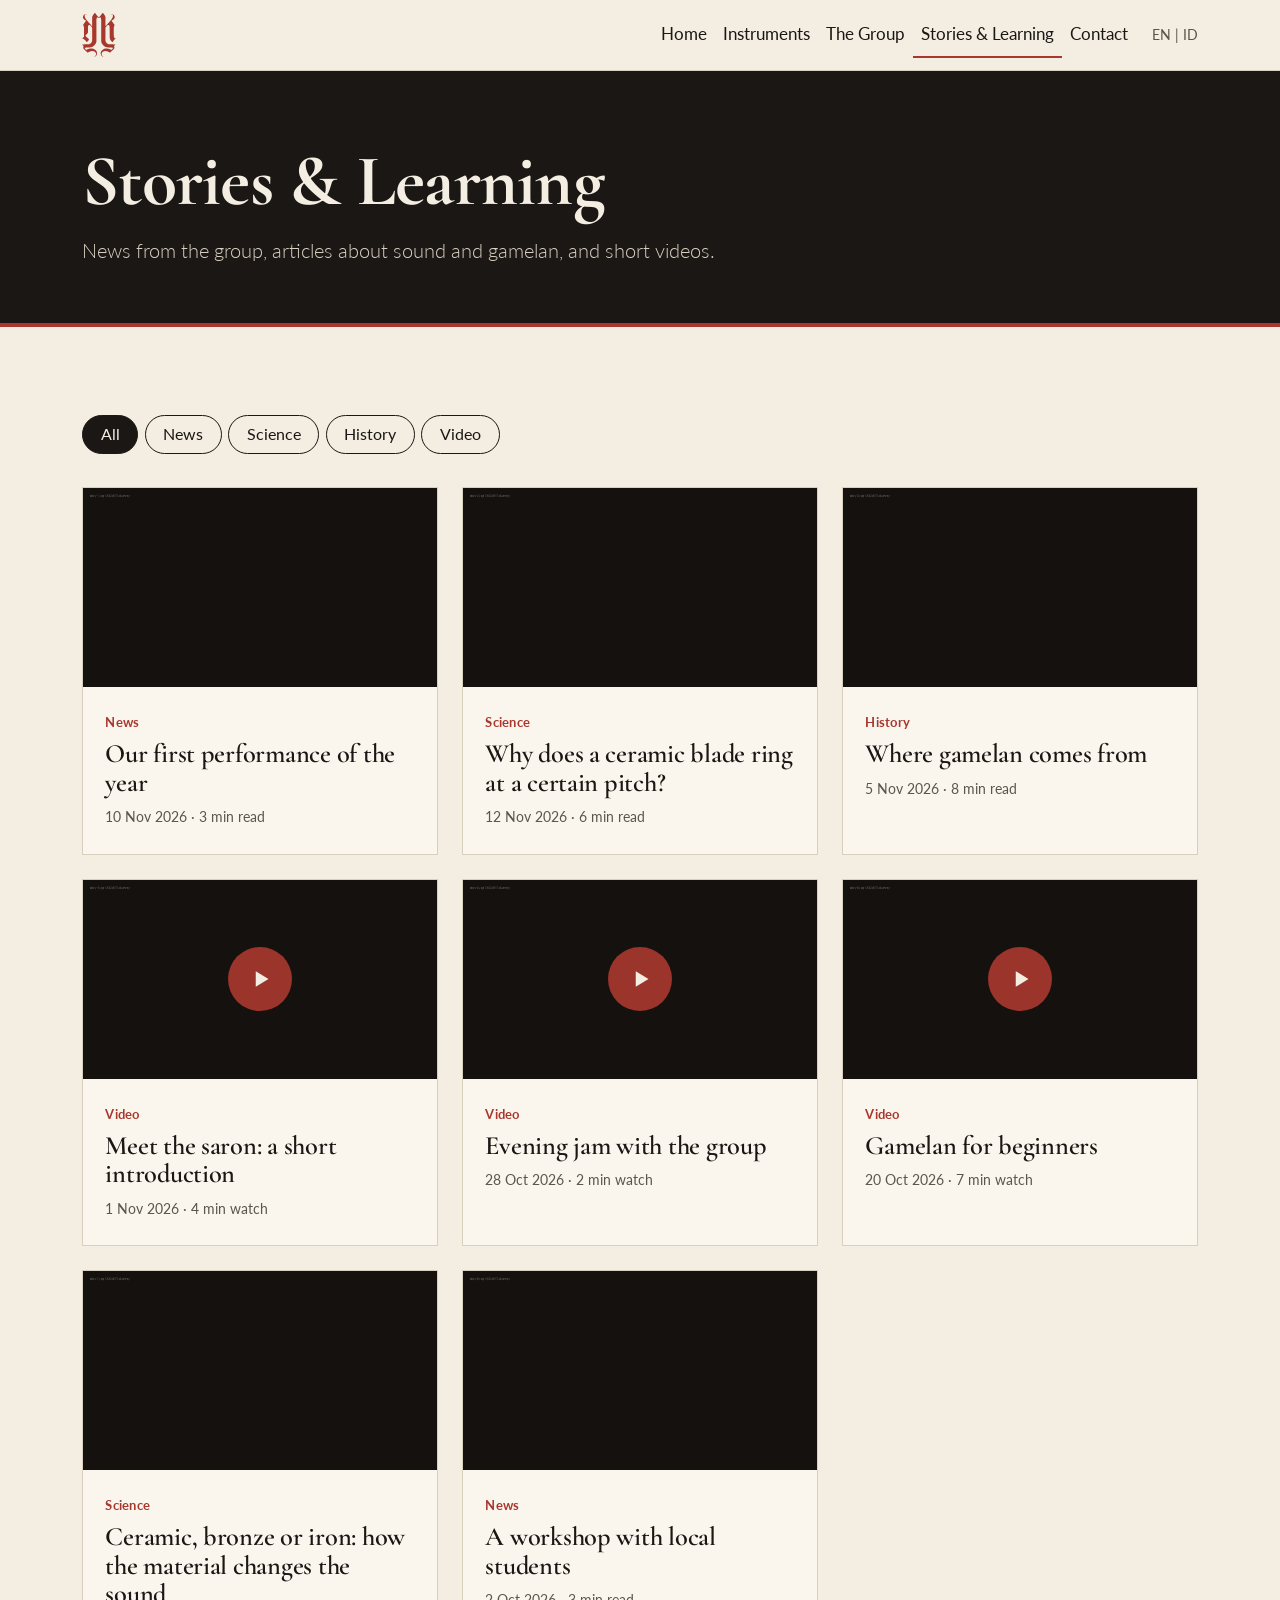
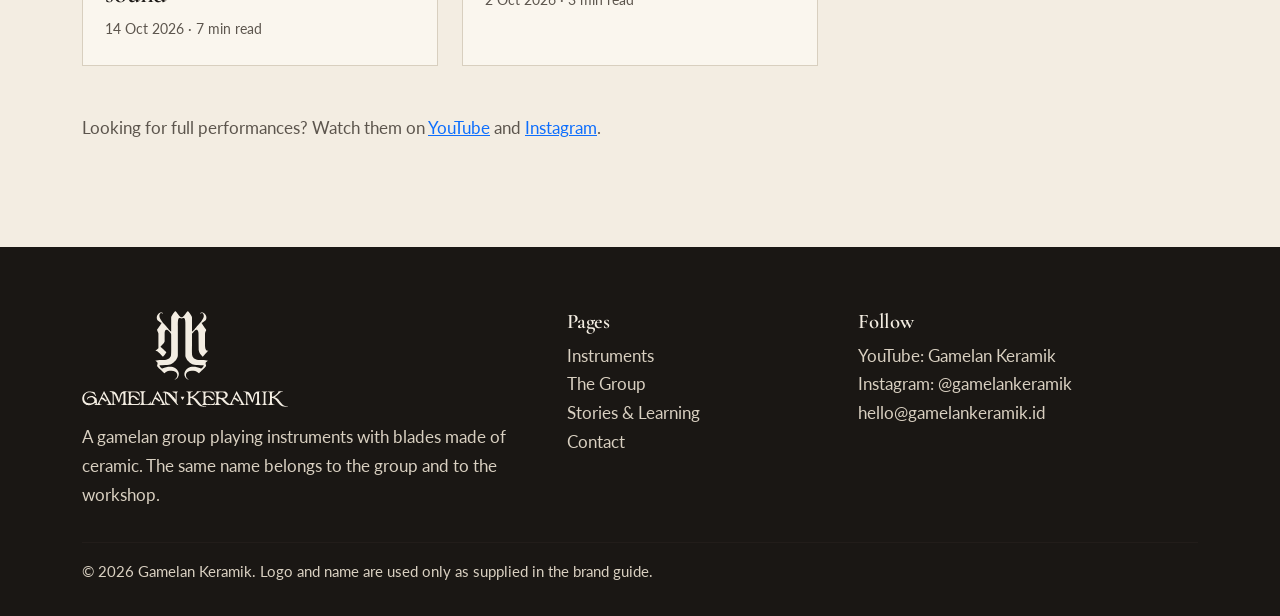
<file: stories.html>
<!DOCTYPE html>
<html lang="en"><head><meta charset="utf-8"><meta name="viewport" content="width=device-width, initial-scale=1">
<title>Stories & Learning | Gamelan Keramik</title><meta name="description" content="News, articles on the science and history of gamelan, and videos from Gamelan Keramik.">
<meta property="og:title" content="Stories & Learning | Gamelan Keramik"><meta property="og:description" content="News, articles on the science and history of gamelan, and videos from Gamelan Keramik."><meta property="og:type" content="website">
<meta name="theme-color" content="#F3EDE2">
<link rel="icon" href="assets/img/favicon/favicon.svg" type="image/svg+xml"><link rel="icon" href="assets/img/favicon/favicon.ico" sizes="48x48"><link rel="icon" type="image/png" sizes="32x32" href="assets/img/favicon/favicon-32.png">
<link rel="apple-touch-icon" href="assets/img/favicon/apple-touch-icon.png"><link rel="manifest" href="site.webmanifest">
<link rel="preconnect" href="https://fonts.googleapis.com"><link rel="preconnect" href="https://fonts.gstatic.com" crossorigin>
<link href="https://fonts.googleapis.com/css2?family=Cormorant+Garamond:ital,wght@0,500;0,600;0,700;1,500&family=Lato:wght@400;700&display=swap" rel="stylesheet">
<link href="https://cdn.jsdelivr.net/npm/bootstrap@5.3.3/dist/css/bootstrap.min.css" rel="stylesheet">
<link href="assets/css/style.css" rel="stylesheet"></head>
<body>
<a class="visually-hidden-focusable position-absolute p-2 bg-white" href="#main">Skip to content</a>
<nav class="navbar navbar-expand-lg sticky-top gk-nav" aria-label="Main"><div class="container">
<a class="navbar-brand" href="index.html" aria-label="Gamelan Keramik, home"><img src="assets/img/logo/icon_red.svg" alt="Gamelan Keramik"></a>
<button class="navbar-toggler border-0" type="button" data-bs-toggle="collapse" data-bs-target="#nav" aria-controls="nav" aria-expanded="false" aria-label="Open menu"><span class="navbar-toggler-icon"></span></button>
<div class="collapse navbar-collapse" id="nav"><ul class="navbar-nav ms-auto align-items-lg-center"><li class="nav-item"><a class="nav-link" href="index.html">Home</a></li><li class="nav-item"><a class="nav-link" href="instruments.html">Instruments</a></li><li class="nav-item"><a class="nav-link" href="group.html">The Group</a></li><li class="nav-item"><a class="nav-link active" href="stories.html" aria-current=page>Stories &amp; Learning</a></li><li class="nav-item"><a class="nav-link" href="contact.html">Contact</a></li><li class="nav-item ms-lg-3 lang-pill">EN | ID</li></ul></div></div></nav>
<main id="main">
<header class="page-head"><div class="container"><h1>Stories &amp; Learning</h1><p class="lead">News from the group, articles about sound and gamelan, and short videos.</p></div></header><section class="pad"><div class="container"><div class="filters mb-4" role="group" aria-label="Filter stories"><button type="button" class="btn active" data-filter="all">All</button><button type="button" class="btn" data-filter="news">News</button><button type="button" class="btn" data-filter="science">Science</button><button type="button" class="btn" data-filter="history">History</button><button type="button" class="btn" data-filter="video">Video</button></div><div class="row g-4"><div class="col-md-6 col-lg-4" data-type="news"><a class="gk-card" href="article.html"><div class="thumb"><img class="ph-img" src="assets/img/photos/story-1.jpg" alt="" loading="lazy"></div><div class="body"><span class="tag">News</span><h3>Our first performance of the year</h3><p class="meta mb-0">10 Nov 2026 &middot; 3 min read</p></div></a></div><div class="col-md-6 col-lg-4" data-type="science"><a class="gk-card" href="article.html"><div class="thumb"><img class="ph-img" src="assets/img/photos/story-2.jpg" alt="" loading="lazy"></div><div class="body"><span class="tag">Science</span><h3>Why does a ceramic blade ring at a certain pitch?</h3><p class="meta mb-0">12 Nov 2026 &middot; 6 min read</p></div></a></div><div class="col-md-6 col-lg-4" data-type="history"><a class="gk-card" href="article.html"><div class="thumb"><img class="ph-img" src="assets/img/photos/story-3.jpg" alt="" loading="lazy"></div><div class="body"><span class="tag">History</span><h3>Where gamelan comes from</h3><p class="meta mb-0">5 Nov 2026 &middot; 8 min read</p></div></a></div><div class="col-md-6 col-lg-4" data-type="video"><a class="gk-card" href="article.html"><div class="thumb video"><img class="ph-img" src="assets/img/photos/story-4.jpg" alt="" loading="lazy"></div><div class="body"><span class="tag">Video</span><h3>Meet the saron: a short introduction</h3><p class="meta mb-0">1 Nov 2026 &middot; 4 min watch</p></div></a></div><div class="col-md-6 col-lg-4" data-type="video"><a class="gk-card" href="article.html"><div class="thumb video"><img class="ph-img" src="assets/img/photos/story-5.jpg" alt="" loading="lazy"></div><div class="body"><span class="tag">Video</span><h3>Evening jam with the group</h3><p class="meta mb-0">28 Oct 2026 &middot; 2 min watch</p></div></a></div><div class="col-md-6 col-lg-4" data-type="video"><a class="gk-card" href="article.html"><div class="thumb video"><img class="ph-img" src="assets/img/photos/story-6.jpg" alt="" loading="lazy"></div><div class="body"><span class="tag">Video</span><h3>Gamelan for beginners</h3><p class="meta mb-0">20 Oct 2026 &middot; 7 min watch</p></div></a></div><div class="col-md-6 col-lg-4" data-type="science"><a class="gk-card" href="article.html"><div class="thumb"><img class="ph-img" src="assets/img/photos/story-7.jpg" alt="" loading="lazy"></div><div class="body"><span class="tag">Science</span><h3>Ceramic, bronze or iron: how the material changes the sound</h3><p class="meta mb-0">14 Oct 2026 &middot; 7 min read</p></div></a></div><div class="col-md-6 col-lg-4" data-type="news"><a class="gk-card" href="article.html"><div class="thumb"><img class="ph-img" src="assets/img/photos/story-8.jpg" alt="" loading="lazy"></div><div class="body"><span class="tag">News</span><h3>A workshop with local students</h3><p class="meta mb-0">2 Oct 2026 &middot; 3 min read</p></div></a></div></div><p class="mt-5 text-muted-gk">Looking for full performances? Watch them on <a href="#">YouTube</a> and <a href="#">Instagram</a>.</p></div></section></main>
<footer class="gk-foot"><div class="container"><div class="row g-5">
<div class="col-lg-5"><img class="logo-foot mb-3" src="assets/img/logo/logo_ivory.svg" alt="Gamelan Keramik"><p class="measure">A gamelan group playing instruments with blades made of ceramic. The same name belongs to the group and to the workshop.</p></div>
<div class="col-6 col-lg-3"><h4>Pages</h4><ul class="list-unstyled"><li><a href="instruments.html">Instruments</a></li><li><a href="group.html">The Group</a></li><li><a href="stories.html">Stories &amp; Learning</a></li><li><a href="contact.html">Contact</a></li></ul></div>
<div class="col-6 col-lg-4"><h4>Follow</h4><ul class="list-unstyled"><li><a href="#">YouTube: Gamelan Keramik</a></li><li><a href="#">Instagram: @gamelankeramik</a></li><li><a href="mailto:hello@gamelankeramik.id">hello@gamelankeramik.id</a></li></ul></div></div>
<hr style="border-color:#3a332c"><p class="small mb-0">&copy; <span id="year">2026</span> Gamelan Keramik. Logo and name are used only as supplied in the brand guide.</p></div></footer>
<script src="https://cdn.jsdelivr.net/npm/bootstrap@5.3.3/dist/js/bootstrap.bundle.min.js"></script>
<script src="assets/js/main.js"></script></body></html>
</file>
<file: assets/css/style.css>
:root{--ink:#1A1714;--ivory:#F3EDE2;--red:#A8382E;--teak:#B5703C;--panel:#EAE2D3;--line:#d8cfbf;--muted:#5c554d;
--bs-body-font-family:Lato,system-ui,sans-serif;--bs-body-bg:var(--ivory);--bs-body-color:var(--ink);--bs-link-color:var(--red);--bs-link-hover-color:#7d2820}
html{scroll-behavior:smooth}
body{font-size:1.0625rem;line-height:1.7}
h1,h2,h3,h4,.display-gk{font-family:"Cormorant Garamond",Georgia,serif;font-weight:600;line-height:1.08;letter-spacing:-.01em}
h1{font-weight:700}
.lead{font-size:1.25rem}
.text-muted-gk{color:var(--muted)}
.measure{max-width:62ch}
:focus-visible{outline:3px solid var(--teak)!important;outline-offset:3px}
.btn-gk{background:var(--red);color:var(--ivory);border:2px solid var(--red);border-radius:2px;padding:.65rem 1.5rem;font-weight:700}
.btn-gk:hover{background:#7d2820;border-color:#7d2820;color:var(--ivory)}
.btn-line{border:2px solid currentColor;color:inherit;border-radius:2px;padding:.65rem 1.5rem;font-weight:700}
.btn-line:hover{background:var(--ink);color:var(--ivory);border-color:var(--ink)}
.on-dark .btn-line:hover{background:var(--ivory);color:var(--ink);border-color:var(--ivory)}
/* navbar */
.gk-nav{background:rgba(243,237,226,.94);backdrop-filter:blur(8px);border-bottom:1px solid var(--line)}
.gk-nav .navbar-brand img{height:44px;width:auto}
.gk-nav .nav-link{color:var(--ink);font-weight:400;padding:.5rem 1rem;border-bottom:2px solid transparent}
.gk-nav .nav-link:hover,.gk-nav .nav-link.active{color:var(--ink);border-bottom-color:var(--red)}
.lang-pill{font-size:.9rem;color:var(--muted)}
/* hero */
.on-dark{color:var(--ivory)}
.hero{min-height:calc(100vh - 69px);display:flex;align-items:center;background:linear-gradient(100deg,rgba(26,23,20,.94) 8%,rgba(26,23,20,.55) 70%),url(../img/photos/marble-blade.jpg) center/cover;color:var(--ivory)}
.hero img.mark{height:84px;margin-bottom:1.5rem;user-select:none;-webkit-user-select:none;pointer-events:none}
.hero h1{font-size:clamp(3rem,8vw,6.5rem);margin-bottom:1.25rem}
.page-head{background:var(--ink);color:var(--ivory);padding:4.5rem 0 3.5rem;border-bottom:4px solid var(--red)}
.page-head h1{font-size:clamp(2.6rem,7vw,4.5rem);margin:0 0 .75rem}
.page-head p{margin:0;max-width:60ch;color:#d9d0c1}
section.pad{padding:5.5rem 0}
.bg-panel{background:var(--panel)}
.rule{width:64px;height:3px;background:var(--red);margin:1rem 0 1.5rem;border:0;opacity:1}
.ph-img{width:100%;height:auto;display:block;background:var(--ink)}
.frame{border:1px solid var(--line);padding:10px;background:#faf6ee}
/* blades */
.blades-wrap{background:var(--ink);color:var(--ivory);border-radius:4px;padding:2rem 1.5rem 1.5rem}
.blades{display:flex;gap:10px;justify-content:center;align-items:flex-start;height:300px;touch-action:manipulation}
.blades.sm{height:210px;gap:7px}
.blade{flex:1 1 0;max-width:74px;border:0;padding:0;cursor:pointer;border-radius:3px;background:url(../img/photos/marble-blade.jpg) calc(var(--i)*17%) calc(var(--i)*11%)/cover;box-shadow:inset 0 0 0 3px rgba(243,237,226,.55),inset 0 -10px 18px rgba(26,23,20,.35),0 5px 0 var(--teak);transition:filter .15s}
.blade:hover{filter:brightness(1.12)}
.blade.hit{animation:hit .55s}
@keyframes hit{20%{transform:translateY(6px) rotate(-1.2deg)}50%{transform:translateY(-2px) rotate(.7deg)}}
@media (prefers-reduced-motion:reduce){.blade.hit{animation:none;transform:translateY(3px)}html{scroll-behavior:auto}}
.hint{font-size:.9rem;color:#b9afa0;margin:1rem 0 0;text-align:center}
/* cards */
.gk-card{background:#faf6ee;border:1px solid var(--line);height:100%;transition:border-color .2s,transform .2s;display:block;text-decoration:none;color:inherit}
a.gk-card:hover{border-color:var(--red);transform:translateY(-3px);color:inherit}
.gk-card .body{padding:1.25rem 1.4rem 1.5rem}
.gk-card h3{font-size:1.65rem;margin:.25rem 0 .5rem}
.tag{display:inline-block;font-size:.82rem;font-weight:700;color:var(--red);letter-spacing:.02em}
.meta{font-size:.9rem;color:var(--muted)}
.thumb{position:relative}
.thumb.video::after{content:"";position:absolute;left:50%;top:50%;width:64px;height:64px;margin:-32px 0 0 -32px;border-radius:50%;background:rgba(168,56,46,.92) url("data:image/svg+xml,%3Csvg xmlns='http://www.w3.org/2000/svg' viewBox='0 0 24 24'%3E%3Cpath fill='%23F3EDE2' d='M9 6.5v11l9-5.5z'/%3E%3C/svg%3E") center/34px no-repeat}
.spec{display:grid;grid-template-columns:9.5rem 1fr;gap:.55rem 1rem;margin:1.25rem 0;padding:1.25rem 0;border-top:1px solid var(--line);border-bottom:1px solid var(--line)}
.spec dt{font-weight:400;color:var(--muted)}.spec dd{margin:0;font-weight:700}
.step{border-left:3px solid var(--red);padding:.2rem 0 .2rem 1.25rem;height:100%}
.step h3{font-size:1.5rem}
.band-red{background:var(--red);color:var(--ivory);padding:4rem 0}
.band-red .btn-line:hover{background:var(--ivory);color:var(--red);border-color:var(--ivory)}
.person img{border-bottom:4px solid var(--red)}
.filters .btn{border-radius:999px;border:1px solid var(--ink);color:var(--ink);padding:.4rem 1.1rem;margin:0 .4rem .6rem 0}
.filters .btn.active{background:var(--ink);color:var(--ivory)}
.gloss dt{font-family:"Cormorant Garamond",serif;font-size:1.4rem;font-weight:600}
.gloss dd{margin:0 0 1rem;color:var(--muted)}
.prose p{font-size:1.15rem;line-height:1.85;max-width:66ch}
.prose h2{font-size:2.2rem;margin:2.5rem 0 .75rem}
blockquote.pull{font-family:"Cormorant Garamond",serif;font-size:2rem;font-weight:500;font-style:italic;border-left:4px solid var(--red);padding:.25rem 0 .25rem 1.5rem;margin:2.5rem 0;max-width:30ch}
#wave{width:100%;height:160px;background:var(--ink);border-radius:4px;display:block}
footer.gk-foot{background:var(--ink);color:#d9d0c1;padding:4rem 0 2rem}
footer.gk-foot a{color:#d9d0c1;text-decoration:none}footer.gk-foot a:hover{color:var(--ivory);text-decoration:underline}
footer.gk-foot h4{color:var(--ivory);font-size:1.3rem}
footer .logo-foot{height:96px;width:auto}
.form-control,.form-select{border-radius:2px;border-color:#b9ae9c;background:#faf6ee;padding:.7rem .9rem}
.form-control:focus,.form-select:focus{border-color:var(--red);box-shadow:0 0 0 .2rem rgba(168,56,46,.18)}

.hero-logo{margin:0 0 1.75rem}
.hero-logo img{display:block;width:min(100%,820px);height:auto;user-select:none;-webkit-user-select:none}
</file>
